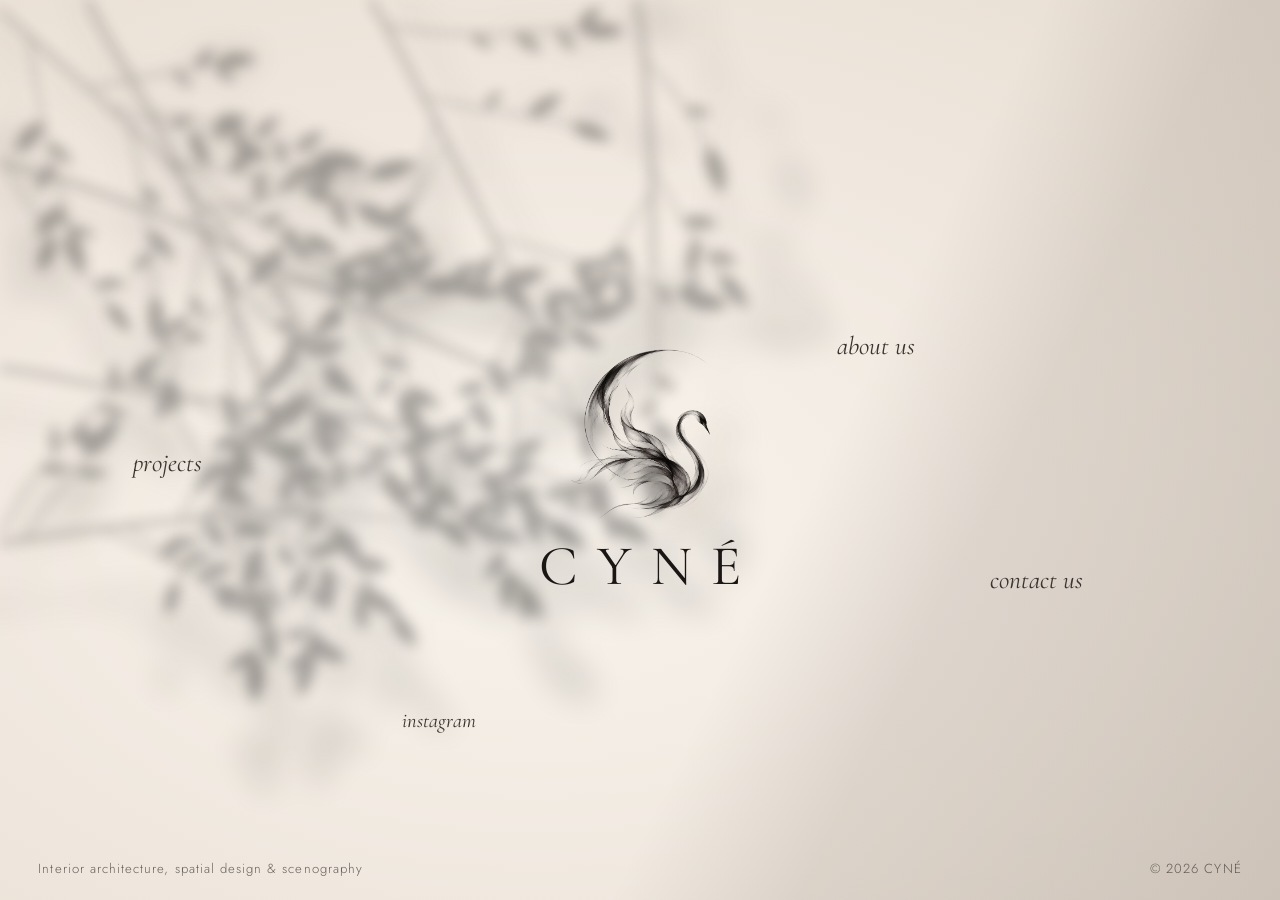
<file: index.html>
<!DOCTYPE html>
<html lang="en">
<head>
  <meta charset="utf-8">
  <meta name="viewport" content="width=device-width, initial-scale=1">
  <title>CYNÉ | Interior architecture, spatial design & scenography</title>
  <meta name="description" content="CYNÉ creates timeless spaces with a character of their own: interior architecture, spatial design and scenography.">
  <link rel="icon" type="image/png" href="images/logo/favicon.png">
  <link rel="preconnect" href="https://fonts.googleapis.com">
  <link rel="preconnect" href="https://fonts.gstatic.com" crossorigin>
  <link href="https://fonts.googleapis.com/css2?family=Cormorant+Garamond:ital,wght@0,300;0,400;1,300;1,400&family=Jost:wght@300;400&display=swap" rel="stylesheet">
  <style>
    /* Home: one quiet page, like walking into a room with leaf shadows on the wall. */
    :root {
      --ink: #1a1614;
      --ink-soft: #3a3430;
      --serif: "Cormorant Garamond", Garamond, "Times New Roman", serif;
      --sans: "Jost", "Helvetica Neue", Arial, sans-serif;
      --ease: cubic-bezier(0.22, 0.61, 0.36, 1);
    }
    *, *::before, *::after { box-sizing: border-box; }
    html, body { height: 100%; }
    body {
      margin: 0;
      overflow: hidden;
      background: #f0e8df;
      color: var(--ink);
      font-family: var(--sans);
      font-weight: 300;
      -webkit-font-smoothing: antialiased;
    }
    a { color: inherit; text-decoration: none; }

    /* the wall: pure gradients, sharp on every screen */
    .wall {
      position: fixed;
      inset: 0;
      background:
        linear-gradient(116deg, rgba(80, 64, 52, 0) 0%, rgba(80, 64, 52, 0) 61%, rgba(80, 64, 52, 0.13) 72%, rgba(80, 64, 52, 0.19) 100%),
        radial-gradient(ellipse 90% 80% at 42% 58%, #f8f3ec 0%, #f0e8df 55%, #e7ddd2 100%);
    }

    /* leaf shadows: vector branches that sway in the wind (images/leaves.svg),
       drawn at half size and softened by the browser, so they stay smooth */
    .leaves {
      position: fixed;
      left: 0;
      top: 0;
      width: 50vw;
      height: 50vh;
      object-fit: cover;
      object-position: left top;
      transform-origin: 0 0;
      pointer-events: none;
      will-change: transform;
    }
    .leaves.far  { transform: scale(2.3) translate(-2%, -1%); filter: blur(7px) sepia(0.5); opacity: 0.14; animation: drift 26s ease-in-out infinite alternate; }
    .leaves.near { transform: scale(2); filter: blur(3.2px) sepia(0.5); opacity: 0.3; }
    @keyframes drift {
      from { transform: scale(2.3) translate(-2%, -1%); }
      to   { transform: scale(2.36) translate(0%, 1%); }
    }

    .stage { position: relative; height: 100vh; height: 100svh; }

    .mark {
      position: absolute;
      left: 50%;
      top: 50%;
      transform: translate(-50%, -50%);
      display: flex;
      flex-direction: column;
      align-items: center;
      gap: 1.1rem;
      opacity: 0;
      animation: appear 2s 0.2s var(--ease) forwards;
    }
    .mark img {
      height: clamp(120px, 19vh, 190px);
      width: auto;
      filter: drop-shadow(12px 16px 14px rgba(70, 50, 36, 0.18));
    }
    .mark span {
      font-family: var(--serif);
      font-weight: 400;
      font-size: clamp(2.2rem, 4.4vw, 3.6rem);
      letter-spacing: 0.34em;
      margin-right: -0.34em;          /* keeps the tracked word optically centred */
      line-height: 1;
    }

    .word {
      position: absolute;
      font-family: var(--serif);
      font-style: italic;
      font-weight: 400;
      font-size: clamp(1.45rem, 2vw, 1.9rem);
      color: var(--ink-soft);
      padding: 0.35rem 1.1rem;
      border-radius: 999px;
      opacity: 0;
      animation: appear 1.6s var(--ease) forwards;
      transition: background 0.4s var(--ease), box-shadow 0.4s var(--ease), color 0.3s, transform 0.4s var(--ease);
    }
    .word:hover,
    .word:focus-visible {
      color: var(--ink);
      background: rgba(255, 252, 247, 0.62);
      -webkit-backdrop-filter: blur(6px);
      backdrop-filter: blur(6px);
      box-shadow: 0 1px 2px rgba(70, 50, 36, 0.08), 0 14px 30px -10px rgba(70, 50, 36, 0.35);
      transform: translateY(-2px);
      outline: none;
    }
    .w-projects { left: 9%;  top: 49%; animation-delay: 0.9s; }
    .w-about    { left: 64%; top: 36%; animation-delay: 1.1s; }
    .w-contact  { left: 76%; top: 62%; animation-delay: 1.3s; }
    .w-insta    { left: 30%; top: 78%; animation-delay: 1.5s; font-size: clamp(1.2rem, 1.6vw, 1.5rem); }

    @keyframes appear { from { opacity: 0; } to { opacity: 1; } }

    .foot {
      position: absolute;
      left: 0;
      right: 0;
      bottom: 0;
      display: flex;
      justify-content: space-between;
      gap: 1rem;
      padding: 1.4rem clamp(1.25rem, 3vw, 2.5rem);
      font-size: 0.82rem;
      letter-spacing: 0.08em;
      color: rgba(58, 52, 48, 0.75);
      opacity: 0;
      animation: appear 1.6s 1.7s var(--ease) forwards;
    }

    @media (max-width: 700px) {
      .w-projects { left: 6%;  top: 70%; }
      .w-about    { left: 52%; top: 22%; }
      .w-contact  { left: 50%; top: 80%; }
      .w-insta    { left: 8%;  top: 30%; }
      .foot { flex-direction: column; align-items: center; text-align: center; gap: 0.2rem; }
    }

    @media (prefers-reduced-motion: reduce) {
      .leaves.far { animation: none; }
      .mark, .word, .foot { animation: none; opacity: 1; }
    }
  </style>
</head>
<body>
  <div class="wall" aria-hidden="true"></div>
  <img class="leaves far" src="images/leaves.svg" alt="" aria-hidden="true">
  <img class="leaves near" src="images/leaves.svg" alt="" aria-hidden="true">

  <main class="stage">
    <h1 class="mark">
      <img src="images/logo/cyne-swan-dark.png" alt="">
      <span>CYNÉ</span>
    </h1>

    <nav aria-label="Main">
      <a class="word w-projects" href="projects.html">projects</a>
      <a class="word w-about" href="about.html">about us</a>
      <a class="word w-contact" href="contact.html">contact us</a>
      <a class="word w-insta" href="https://www.instagram.com/" target="_blank" rel="noopener">instagram</a>
    </nav>

    <footer class="foot">
      <span>Interior architecture, spatial design &amp; scenography</span>
      <span>© <span id="year">2026</span> CYNÉ</span>
    </footer>
  </main>

  <script>document.getElementById("year").textContent = new Date().getFullYear();</script>
</body>
</html>
</file>
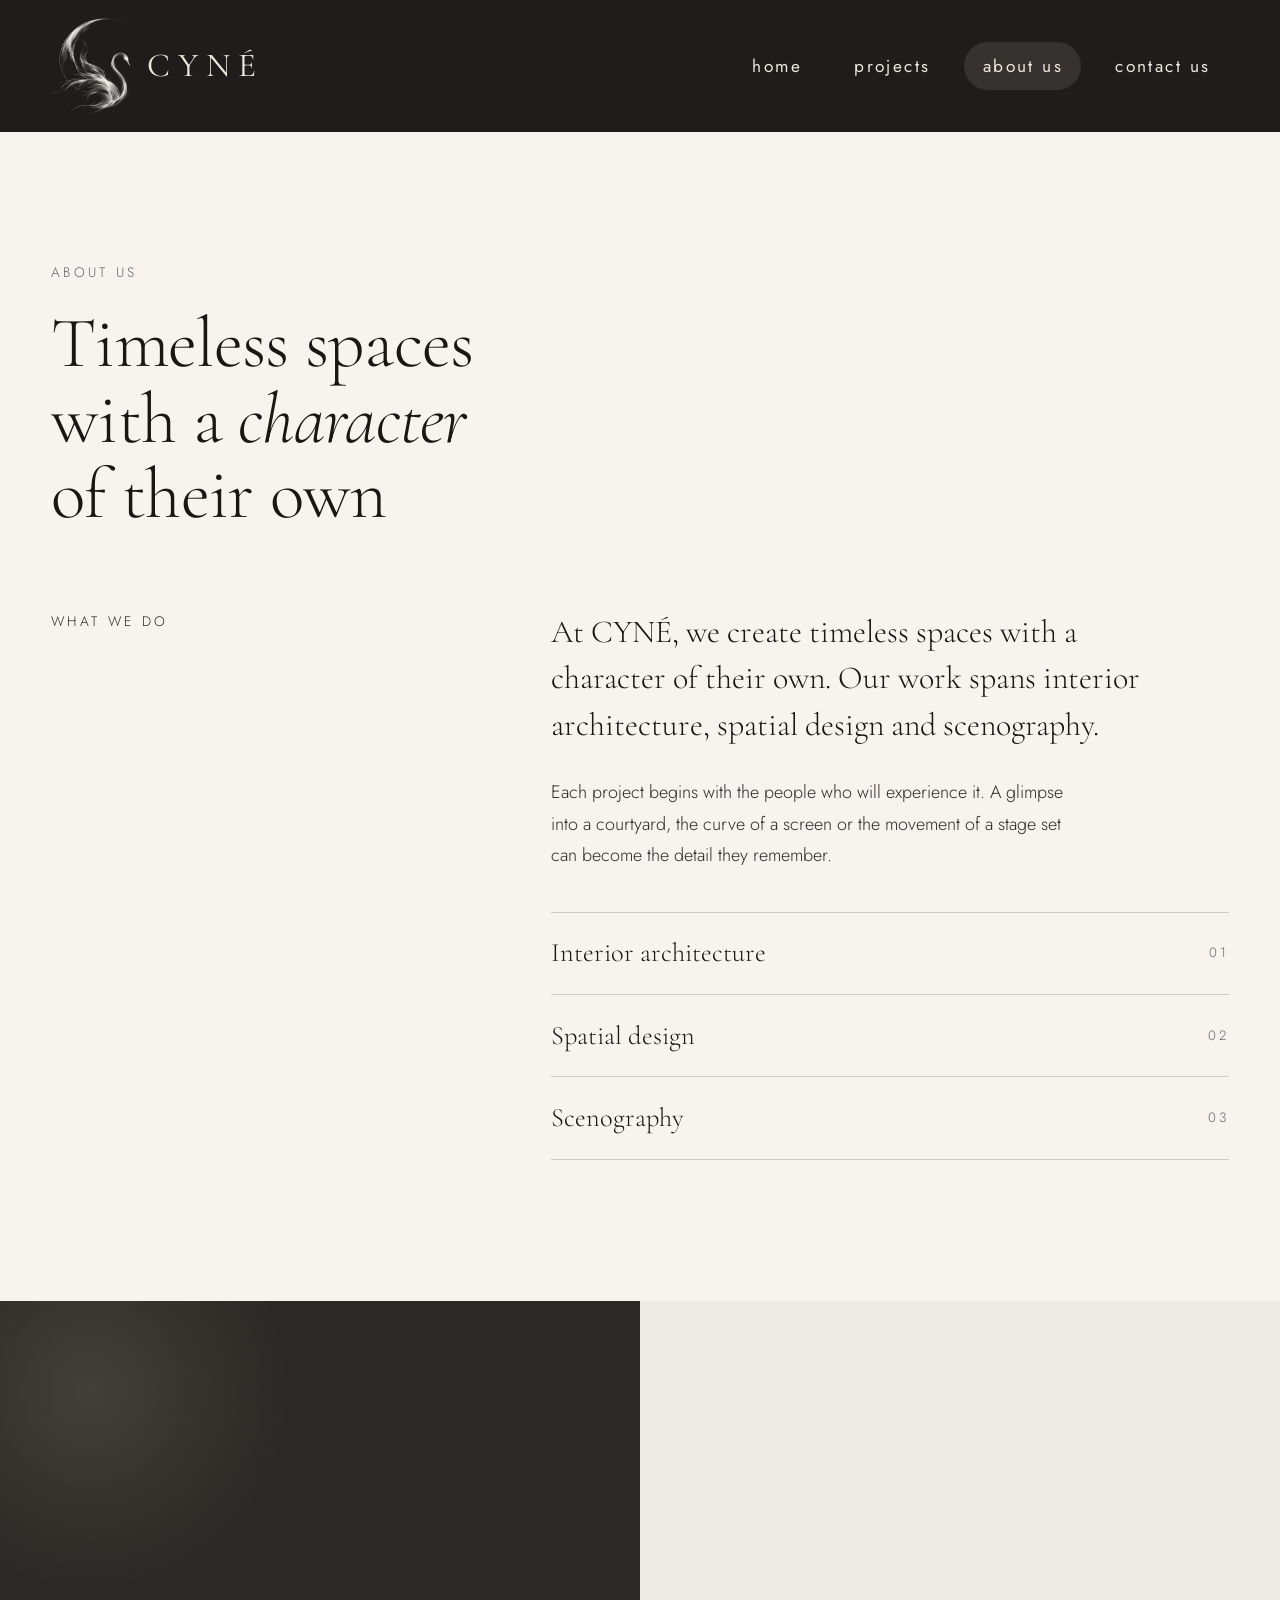
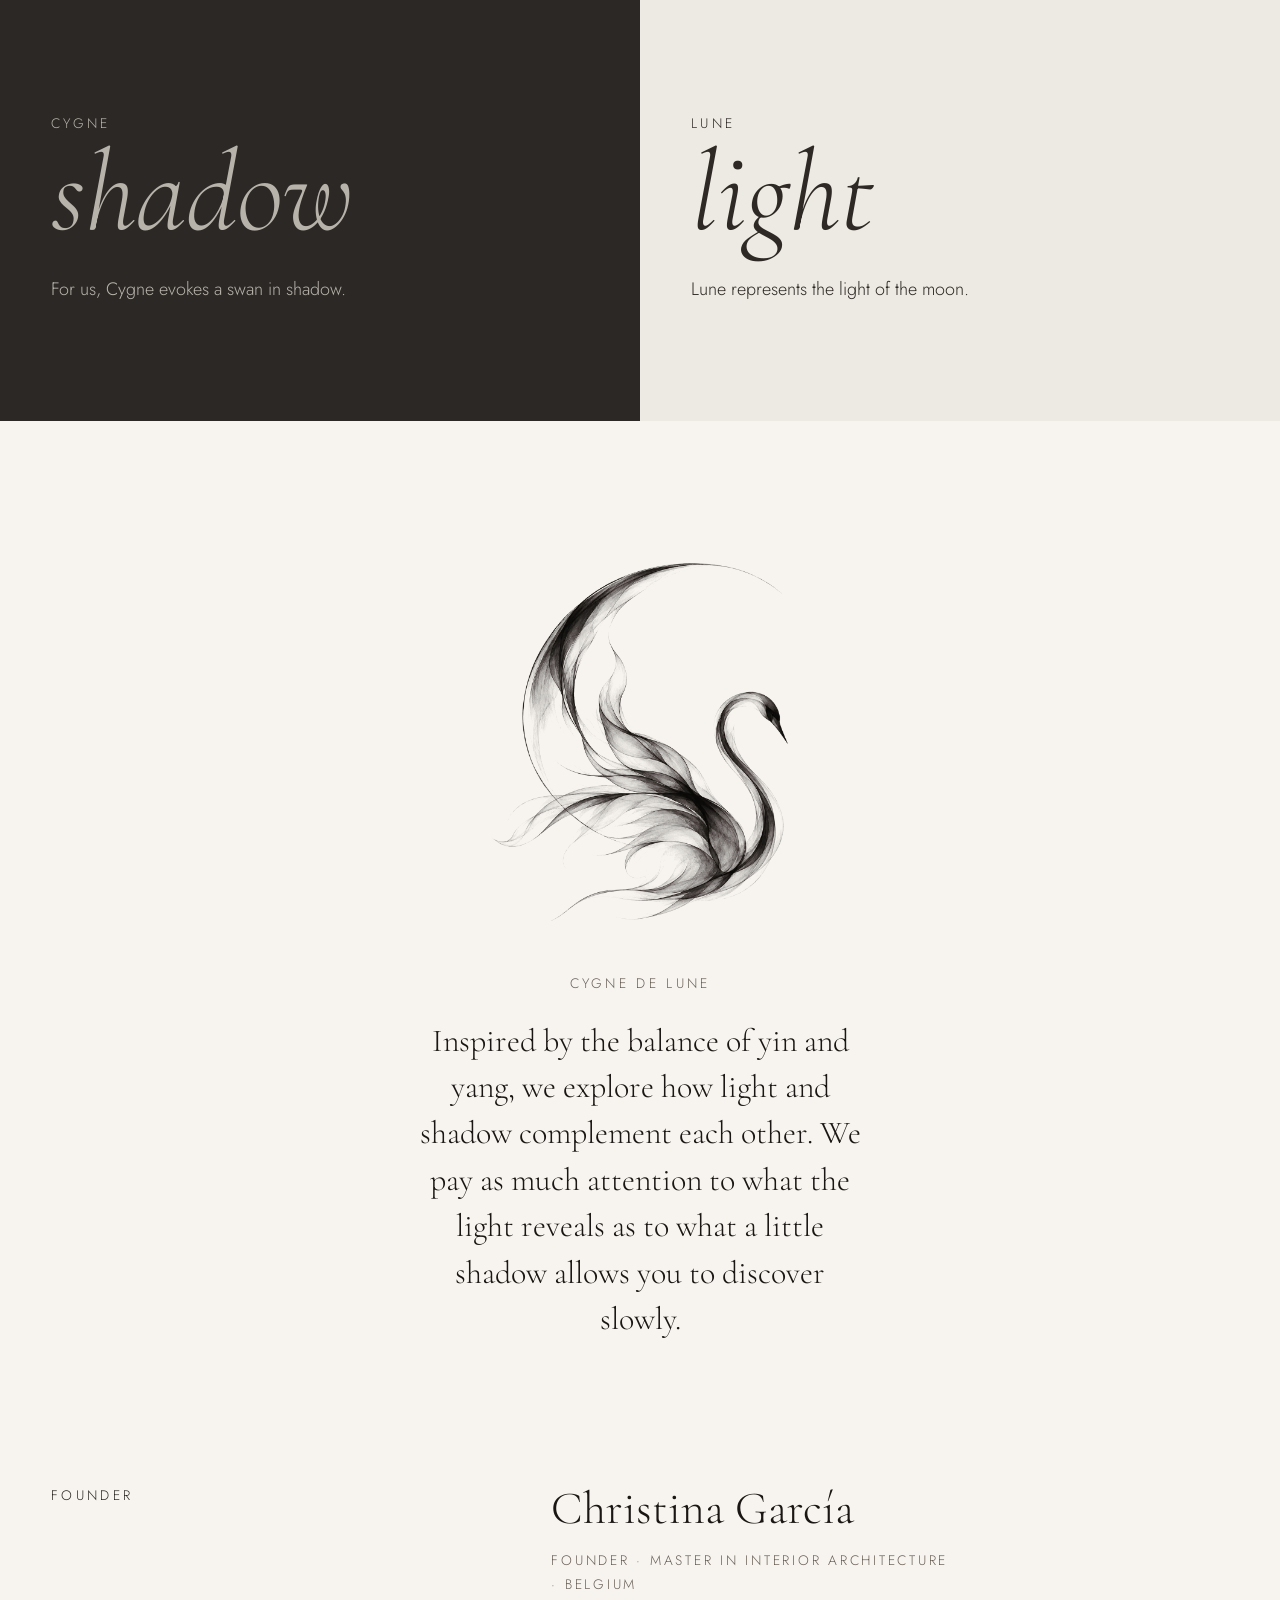
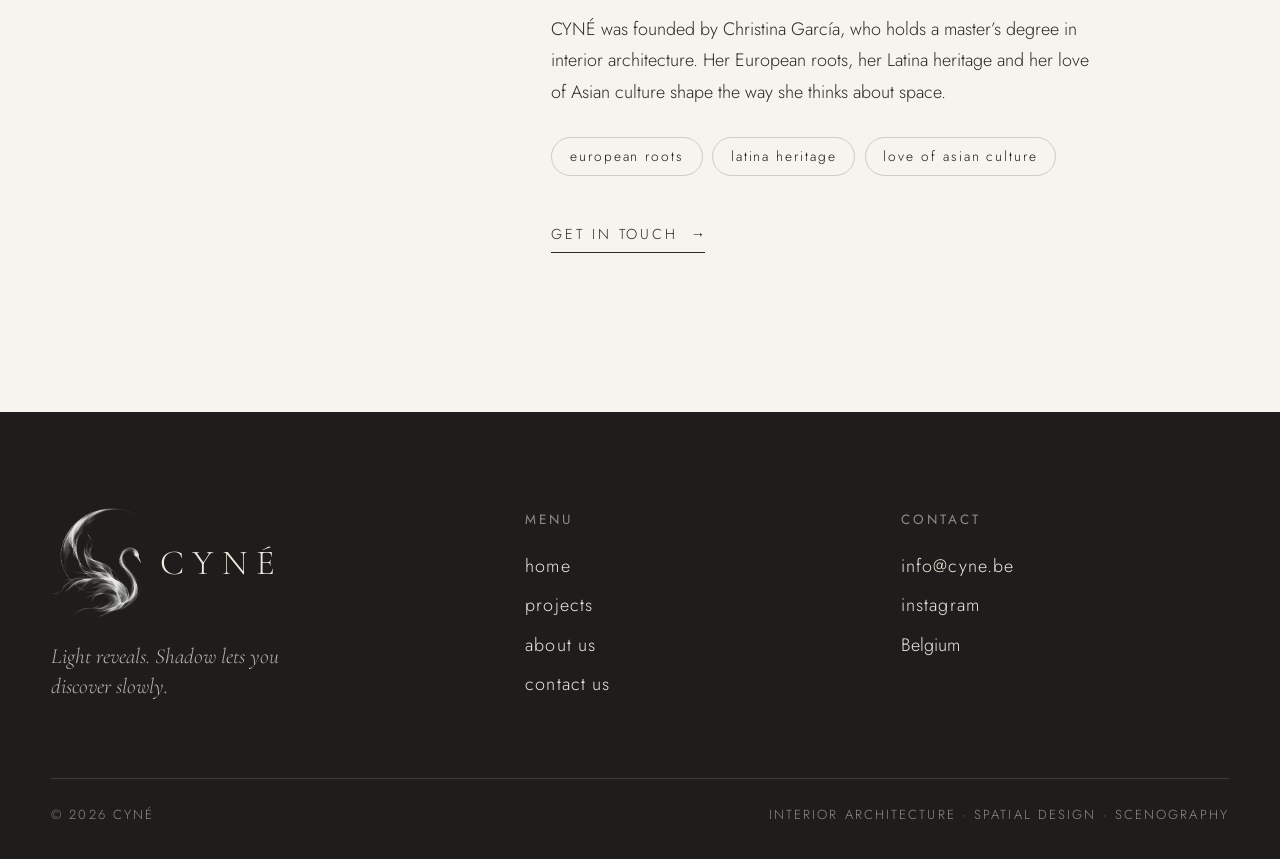
<file: about.html>
<!DOCTYPE html>
<html lang="en">
<head>
  <meta charset="utf-8">
  <meta name="viewport" content="width=device-width, initial-scale=1">
  <title>About us — CYNÉ</title>
  <meta name="description" content="CYNÉ was founded by interior architect Christina García. Our name comes from Cygne de Lune: the balance of light and shadow.">
  <link rel="icon" type="image/png" href="images/logo/favicon.png">
  <link rel="preconnect" href="https://fonts.googleapis.com">
  <link rel="preconnect" href="https://fonts.gstatic.com" crossorigin>
  <link href="https://fonts.googleapis.com/css2?family=Cormorant+Garamond:ital,wght@0,300;0,400;1,300;1,400&family=Jost:wght@300;400&display=swap" rel="stylesheet">
  <link rel="stylesheet" href="css/style.css">
</head>
<body>
  <header class="site-header">
    <div class="container">
      <a class="brand" href="index.html" aria-label="CYNÉ — home">
        <span class="brand-mark">
          <img class="logo-dark" src="images/logo/cyne-swan-dark.png" alt="">
          <img class="logo-light" src="images/logo/cyne-swan-light.png" alt="" aria-hidden="true">
        </span>
        <span class="brand-name">CYNÉ</span>
      </a>
      <button class="menu-toggle" type="button" aria-label="Menu" aria-expanded="false"><span></span><span></span></button>
      <nav class="nav" aria-label="Main">
        <ul>
          <li><a href="index.html">home</a></li>
          <li><a href="projects.html">projects</a></li>
          <li><a href="about.html" aria-current="page">about us</a></li>
          <li><a href="contact.html">contact us</a></li>
        </ul>
      </nav>
    </div>
  </header>

  <main>
    <section class="page-intro">
      <div class="container">
        <p class="eyebrow reveal">About us</p>
        <h1 class="display reveal">Timeless spaces with a <em>character</em> of their own</h1>
      </div>
    </section>

    <section class="section" style="padding-top:0">
      <div class="container about-grid">
        <p class="eyebrow reveal">What we do</p>
        <div class="reveal">
          <p class="lead">At CYNÉ, we create timeless spaces with a character of their own. Our work spans interior architecture, spatial design and scenography.</p>
          <p>Each project begins with the people who will experience it. A glimpse into a courtyard, the curve of a screen or the movement of a stage set can become the detail they remember.</p>
          <ul class="disciplines">
            <li>Interior architecture <span>01</span></li>
            <li>Spatial design <span>02</span></li>
            <li>Scenography <span>03</span></li>
          </ul>
        </div>
      </div>
    </section>

    <section class="duality" aria-label="Our name">
      <div class="shadow">
        <p class="eyebrow">Cygne</p>
        <p class="word reveal">shadow</p>
        <p class="reveal">For us, Cygne evokes a swan in shadow.</p>
      </div>
      <div class="light">
        <p class="eyebrow">Lune</p>
        <p class="word reveal">light</p>
        <p class="reveal">Lune represents the light of the moon.</p>
      </div>
    </section>

    <section class="section name-statement">
      <div class="container">
        <img class="logo-mark reveal" src="images/logo/cyne-swan-dark.png" alt="CYNÉ swan">
        <p class="eyebrow reveal">Cygne de Lune</p>
        <p class="lead reveal">Inspired by the balance of yin and yang, we explore how light and shadow complement each other. We pay as much attention to what the light reveals as to what a little shadow allows you to discover slowly.</p>
      </div>
    </section>

    <section class="section">
      <div class="container founder">
        <p class="eyebrow reveal">Founder</p>
        <div class="reveal">
          <h3>Christina García</h3>
          <p class="role">Founder · Master in interior architecture · Belgium</p>
          <p>CYNÉ was founded by Christina García, who holds a master’s degree in interior architecture. Her European roots, her Latina heritage and her love of Asian culture shape the way she thinks about space.</p>
          <div class="roots"><span>european roots</span><span>latina heritage</span><span>love of asian culture</span></div>
          <p style="margin-top:2.6rem"><a class="text-link" href="contact.html">get in touch</a></p>
        </div>
      </div>
    </section>
  </main>

  <footer class="site-footer">
    <div class="container">
      <div class="footer-top">
        <div>
          <div class="footer-brand"><img src="images/logo/cyne-swan-light.png" alt=""><span>CYNÉ</span></div>
          <p class="footer-tag">Light reveals. Shadow lets you discover slowly.</p>
        </div>
        <div>
          <h4>Menu</h4>
          <ul>
            <li><a href="index.html">home</a></li>
            <li><a href="projects.html">projects</a></li>
            <li><a href="about.html">about us</a></li>
            <li><a href="contact.html">contact us</a></li>
          </ul>
        </div>
        <div>
          <h4>Contact</h4>
          <ul>
            <li><a href="mailto:info@cyne.be">info@cyne.be</a></li>
            <li><a href="https://www.instagram.com/" target="_blank" rel="noopener">instagram</a></li>
            <li><span>Belgium</span></li>
          </ul>
        </div>
      </div>
      <div class="footer-bottom">
        <span>© <span data-year>2026</span> CYNÉ</span>
        <span>Interior architecture · Spatial design · Scenography</span>
      </div>
    </div>
  </footer>

  <script src="js/projects-data.js"></script>
  <script src="js/main.js"></script>
</body>
</html>
</file>
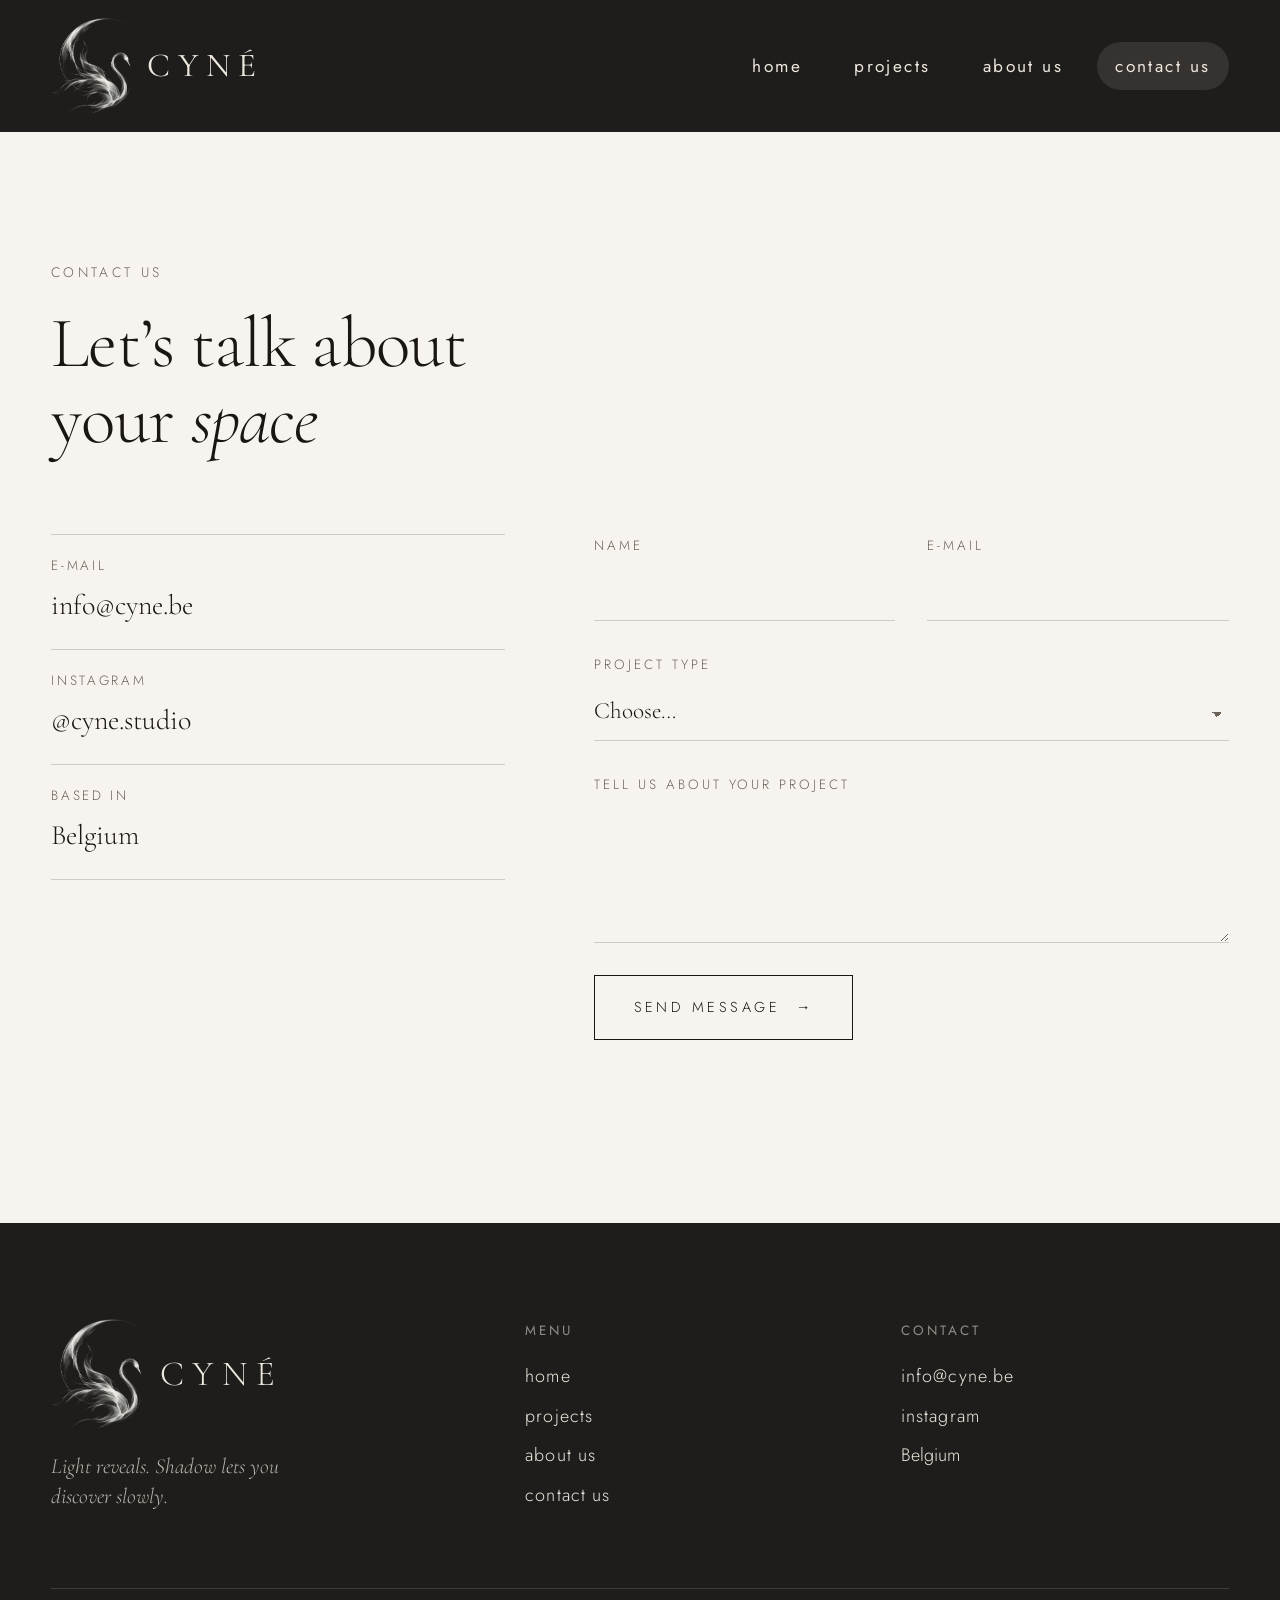
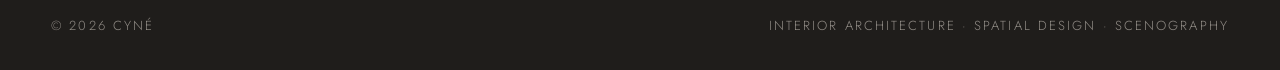
<file: contact.html>
<!DOCTYPE html>
<html lang="en">
<head>
  <meta charset="utf-8">
  <meta name="viewport" content="width=device-width, initial-scale=1">
  <title>Contact us — CYNÉ</title>
  <meta name="description" content="Get in touch with CYNÉ about an interior, a space or a stage set.">
  <link rel="icon" type="image/png" href="images/logo/favicon.png">
  <link rel="preconnect" href="https://fonts.googleapis.com">
  <link rel="preconnect" href="https://fonts.gstatic.com" crossorigin>
  <link href="https://fonts.googleapis.com/css2?family=Cormorant+Garamond:ital,wght@0,300;0,400;1,300;1,400&family=Jost:wght@300;400&display=swap" rel="stylesheet">
  <link rel="stylesheet" href="css/style.css">
</head>
<body>
  <header class="site-header">
    <div class="container">
      <a class="brand" href="index.html" aria-label="CYNÉ — home">
        <span class="brand-mark">
          <img class="logo-dark" src="images/logo/cyne-swan-dark.png" alt="">
          <img class="logo-light" src="images/logo/cyne-swan-light.png" alt="" aria-hidden="true">
        </span>
        <span class="brand-name">CYNÉ</span>
      </a>
      <button class="menu-toggle" type="button" aria-label="Menu" aria-expanded="false"><span></span><span></span></button>
      <nav class="nav" aria-label="Main">
        <ul>
          <li><a href="index.html">home</a></li>
          <li><a href="projects.html">projects</a></li>
          <li><a href="about.html">about us</a></li>
          <li><a href="contact.html" aria-current="page">contact us</a></li>
        </ul>
      </nav>
    </div>
  </header>

  <main>
    <section class="page-intro">
      <div class="container">
        <p class="eyebrow reveal">Contact us</p>
        <h1 class="display reveal">Let’s talk about your <em>space</em></h1>
      </div>
    </section>

    <section class="section" style="padding-top:0">
      <div class="container contact-grid">
        <div class="reveal">
          <ul class="contact-list">
            <li><span class="label">E-mail</span><a href="mailto:info@cyne.be">info@cyne.be</a></li>
            <li><span class="label">Instagram</span><a href="https://www.instagram.com/" target="_blank" rel="noopener">@cyne.studio</a></li>
            <li><span class="label">Based in</span><span class="value">Belgium</span></li>
          </ul>
        </div>

        <form class="form reveal" id="contact-form" data-email="info@cyne.be" novalidate>
          <div class="row">
            <div class="field">
              <label for="name">Name</label>
              <input id="name" name="name" type="text" autocomplete="name" required>
            </div>
            <div class="field">
              <label for="email">E-mail</label>
              <input id="email" name="email" type="email" autocomplete="email" required>
            </div>
          </div>
          <div class="field">
            <label for="type">Project type</label>
            <select id="type" name="type">
              <option value="">Choose…</option>
              <option>Interior architecture</option>
              <option>Spatial design</option>
              <option>Scenography</option>
              <option>Something else</option>
            </select>
          </div>
          <div class="field">
            <label for="message">Tell us about your project</label>
            <textarea id="message" name="message" required></textarea>
          </div>
          <button class="btn" type="submit">Send message <span aria-hidden="true">→</span></button>
          <p class="form-note" aria-live="polite"></p>
        </form>
      </div>
    </section>
  </main>

  <footer class="site-footer">
    <div class="container">
      <div class="footer-top">
        <div>
          <div class="footer-brand"><img src="images/logo/cyne-swan-light.png" alt=""><span>CYNÉ</span></div>
          <p class="footer-tag">Light reveals. Shadow lets you discover slowly.</p>
        </div>
        <div>
          <h4>Menu</h4>
          <ul>
            <li><a href="index.html">home</a></li>
            <li><a href="projects.html">projects</a></li>
            <li><a href="about.html">about us</a></li>
            <li><a href="contact.html">contact us</a></li>
          </ul>
        </div>
        <div>
          <h4>Contact</h4>
          <ul>
            <li><a href="mailto:info@cyne.be">info@cyne.be</a></li>
            <li><a href="https://www.instagram.com/" target="_blank" rel="noopener">instagram</a></li>
            <li><span>Belgium</span></li>
          </ul>
        </div>
      </div>
      <div class="footer-bottom">
        <span>© <span data-year>2026</span> CYNÉ</span>
        <span>Interior architecture · Spatial design · Scenography</span>
      </div>
    </div>
  </footer>

  <script src="js/projects-data.js"></script>
  <script src="js/main.js"></script>
</body>
</html>
</file>
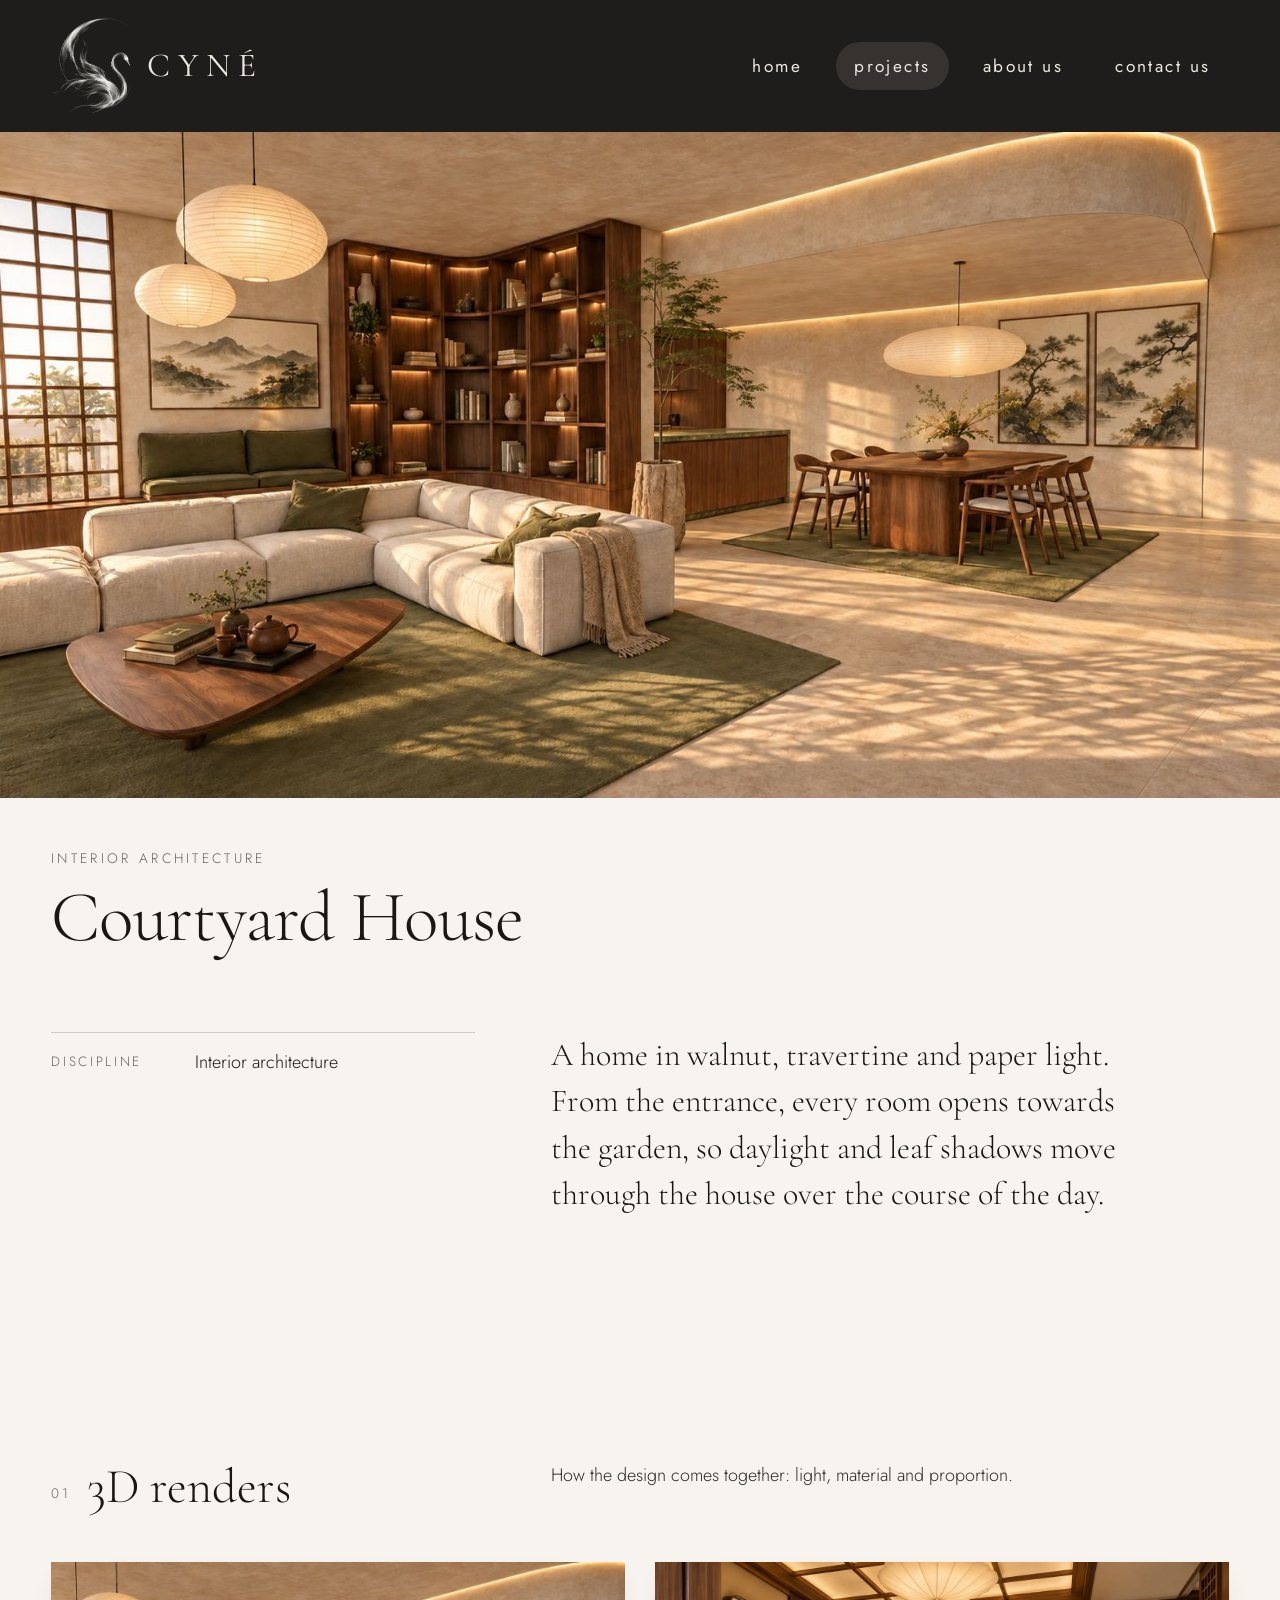
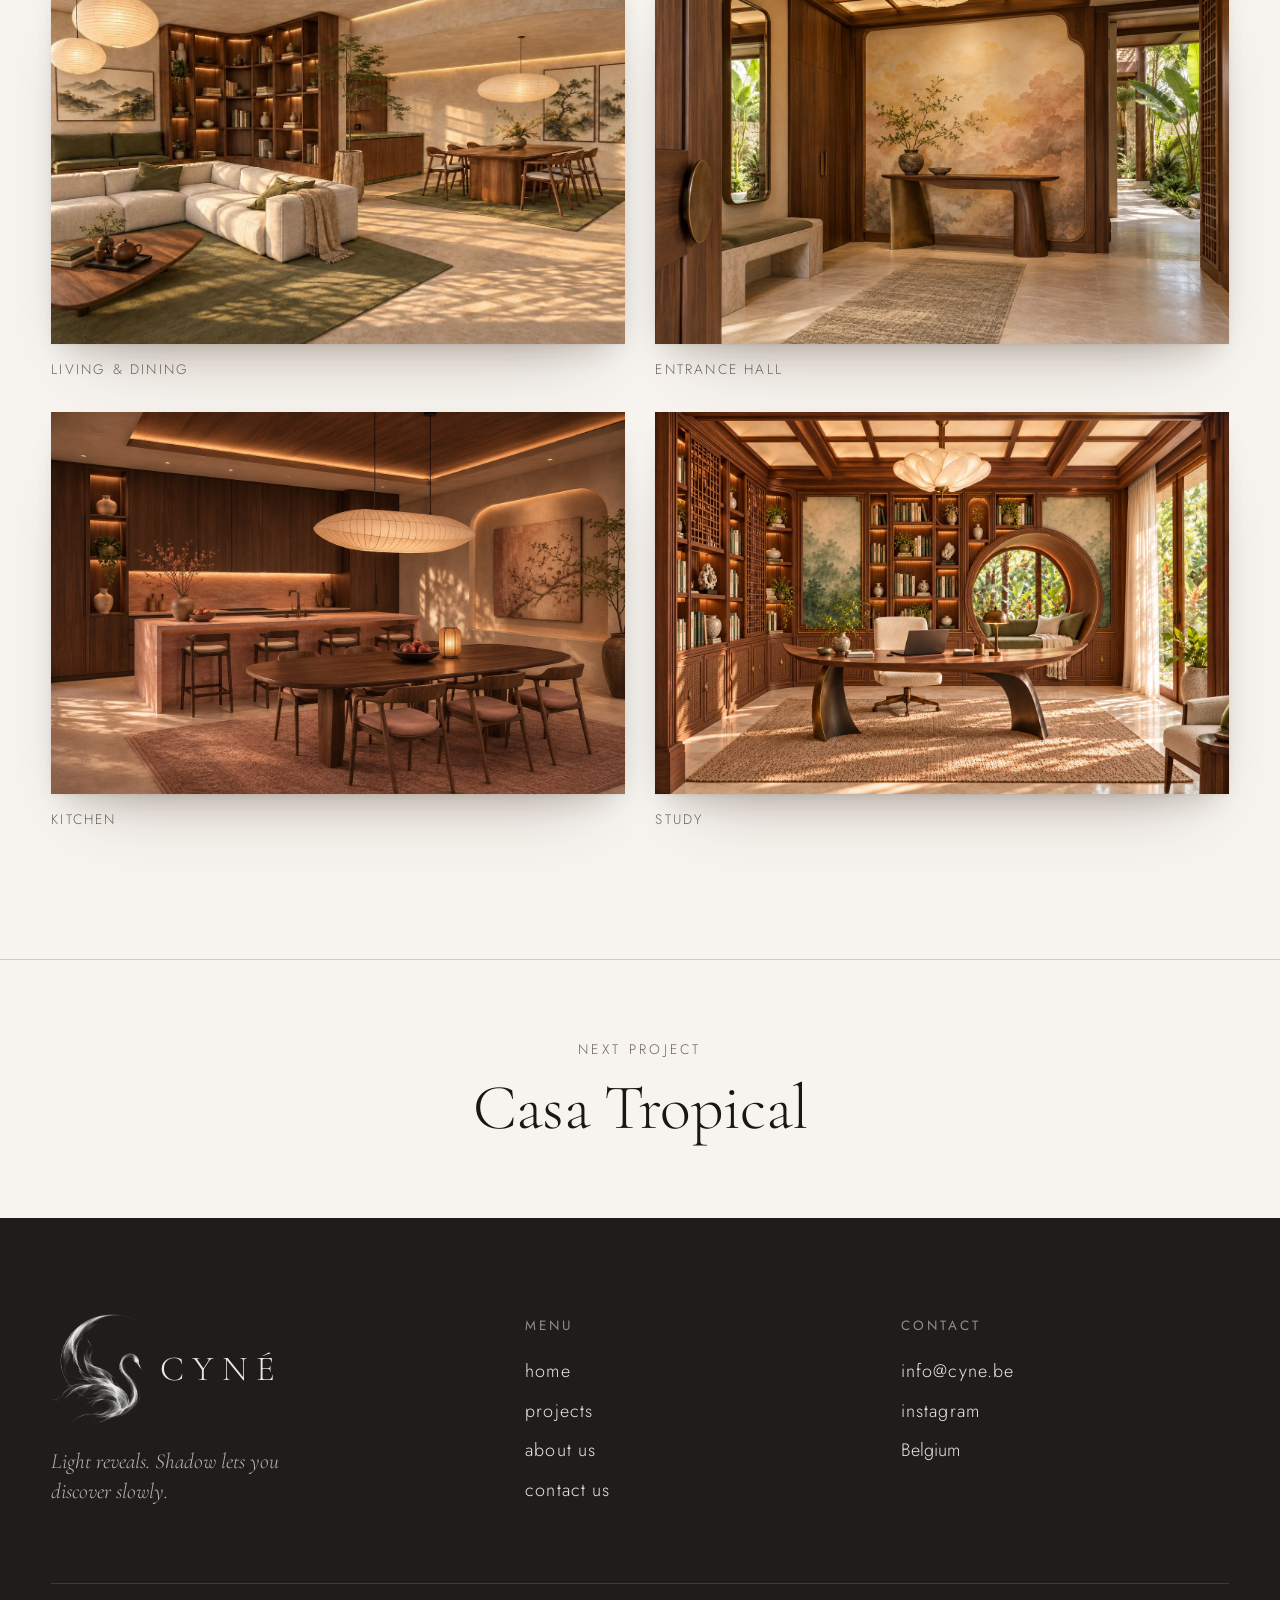
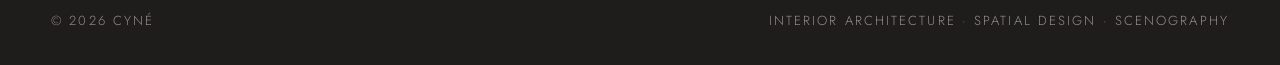
<file: project.html>
<!DOCTYPE html>
<html lang="en">
<head>
  <meta charset="utf-8">
  <meta name="viewport" content="width=device-width, initial-scale=1">
  <title>Project — CYNÉ</title>
  <meta name="description" content="Moodboard, plans and 3D renders of a CYNÉ project.">
  <link rel="icon" type="image/png" href="images/logo/favicon.png">
  <link rel="preconnect" href="https://fonts.googleapis.com">
  <link rel="preconnect" href="https://fonts.gstatic.com" crossorigin>
  <link href="https://fonts.googleapis.com/css2?family=Cormorant+Garamond:ital,wght@0,300;0,400;1,300;1,400&family=Jost:wght@300;400&display=swap" rel="stylesheet">
  <link rel="stylesheet" href="css/style.css">
</head>
<body>
  <header class="site-header">
    <div class="container">
      <a class="brand" href="index.html" aria-label="CYNÉ — home">
        <span class="brand-mark">
          <img class="logo-dark" src="images/logo/cyne-swan-dark.png" alt="">
          <img class="logo-light" src="images/logo/cyne-swan-light.png" alt="" aria-hidden="true">
        </span>
        <span class="brand-name">CYNÉ</span>
      </a>
      <button class="menu-toggle" type="button" aria-label="Menu" aria-expanded="false"><span></span><span></span></button>
      <nav class="nav" aria-label="Main">
        <ul>
          <li><a href="index.html">home</a></li>
          <li><a href="projects.html" aria-current="page">projects</a></li>
          <li><a href="about.html">about us</a></li>
          <li><a href="contact.html">contact us</a></li>
        </ul>
      </nav>
    </div>
  </header>

  <main id="project">
    <noscript><div class="container page-intro"><p>Please enable JavaScript to view this project.</p></div></noscript>
  </main>

  <footer class="site-footer">
    <div class="container">
      <div class="footer-top">
        <div>
          <div class="footer-brand"><img src="images/logo/cyne-swan-light.png" alt=""><span>CYNÉ</span></div>
          <p class="footer-tag">Light reveals. Shadow lets you discover slowly.</p>
        </div>
        <div>
          <h4>Menu</h4>
          <ul>
            <li><a href="index.html">home</a></li>
            <li><a href="projects.html">projects</a></li>
            <li><a href="about.html">about us</a></li>
            <li><a href="contact.html">contact us</a></li>
          </ul>
        </div>
        <div>
          <h4>Contact</h4>
          <ul>
            <li><a href="mailto:info@cyne.be">info@cyne.be</a></li>
            <li><a href="https://www.instagram.com/" target="_blank" rel="noopener">instagram</a></li>
            <li><span>Belgium</span></li>
          </ul>
        </div>
      </div>
      <div class="footer-bottom">
        <span>© <span data-year>2026</span> CYNÉ</span>
        <span>Interior architecture · Spatial design · Scenography</span>
      </div>
    </div>
  </footer>

  <script src="js/projects-data.js"></script>
  <script src="js/main.js"></script>
</body>
</html>
</file>
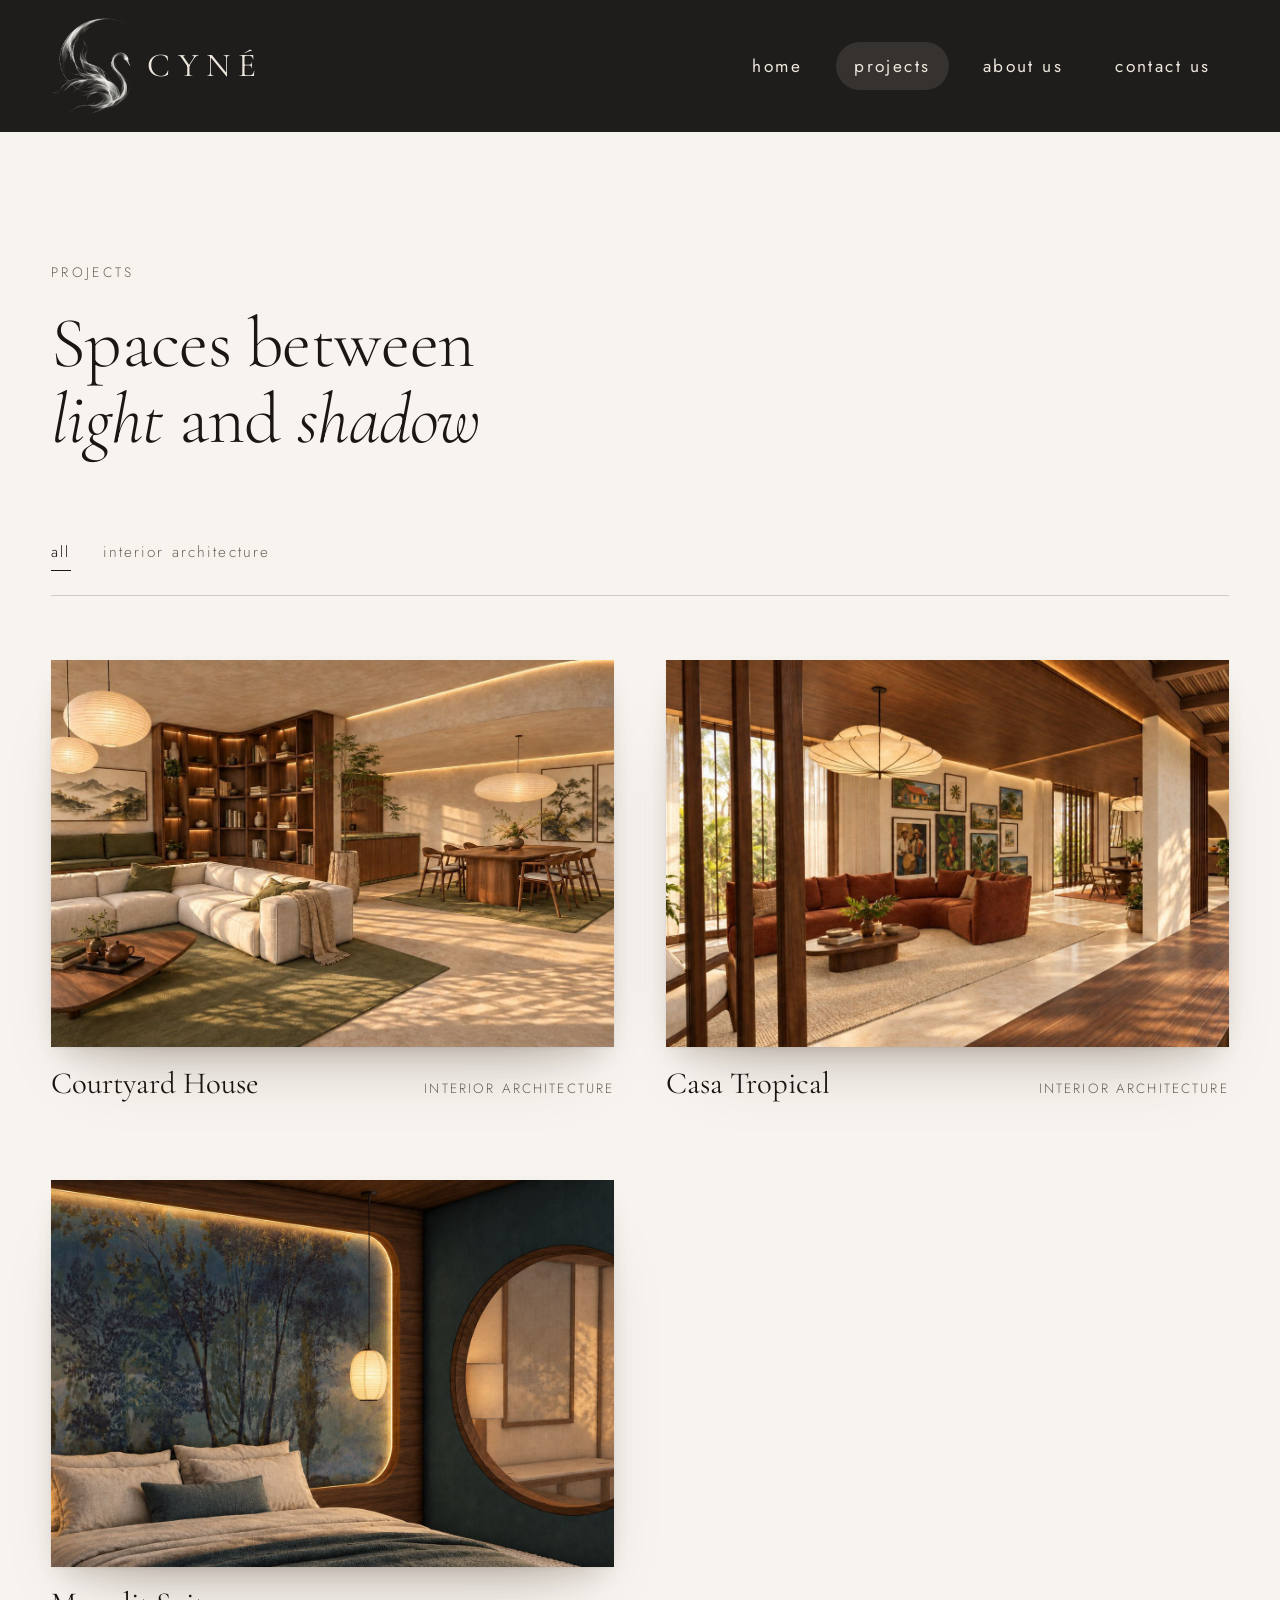
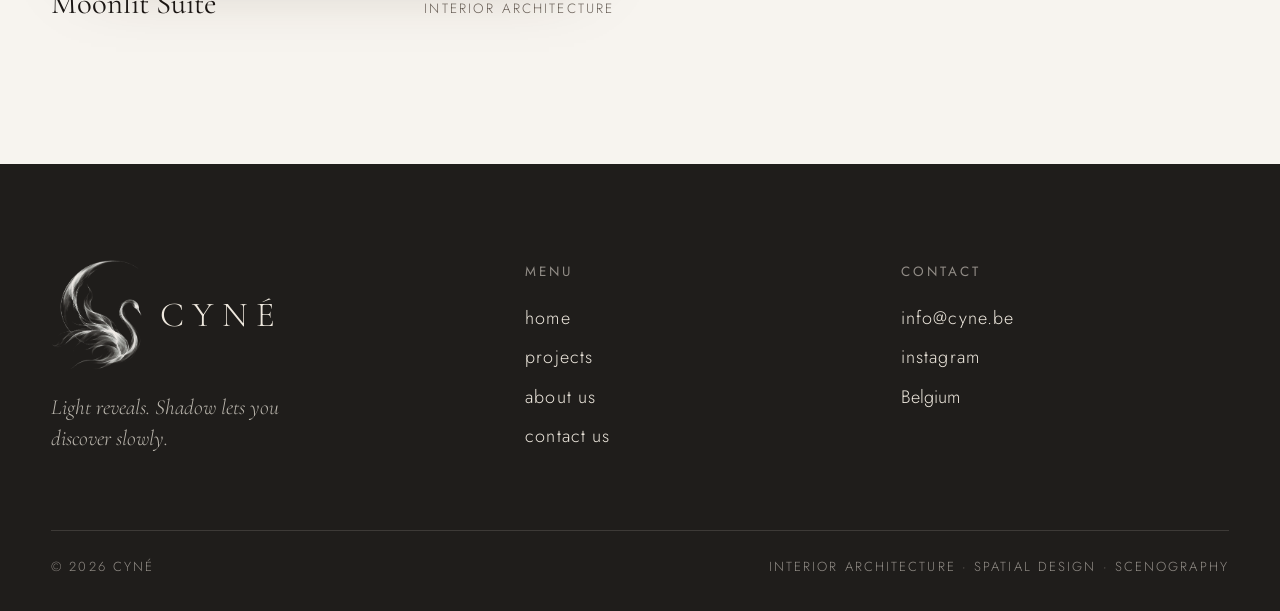
<file: projects.html>
<!DOCTYPE html>
<html lang="en">
<head>
  <meta charset="utf-8">
  <meta name="viewport" content="width=device-width, initial-scale=1">
  <title>Projects — CYNÉ</title>
  <meta name="description" content="Projects by CYNÉ: interior architecture, spatial design and scenography.">
  <link rel="icon" type="image/png" href="images/logo/favicon.png">
  <link rel="preconnect" href="https://fonts.googleapis.com">
  <link rel="preconnect" href="https://fonts.gstatic.com" crossorigin>
  <link href="https://fonts.googleapis.com/css2?family=Cormorant+Garamond:ital,wght@0,300;0,400;1,300;1,400&family=Jost:wght@300;400&display=swap" rel="stylesheet">
  <link rel="stylesheet" href="css/style.css">
</head>
<body>
  <header class="site-header">
    <div class="container">
      <a class="brand" href="index.html" aria-label="CYNÉ — home">
        <span class="brand-mark">
          <img class="logo-dark" src="images/logo/cyne-swan-dark.png" alt="">
          <img class="logo-light" src="images/logo/cyne-swan-light.png" alt="" aria-hidden="true">
        </span>
        <span class="brand-name">CYNÉ</span>
      </a>
      <button class="menu-toggle" type="button" aria-label="Menu" aria-expanded="false"><span></span><span></span></button>
      <nav class="nav" aria-label="Main">
        <ul>
          <li><a href="index.html">home</a></li>
          <li><a href="projects.html" aria-current="page">projects</a></li>
          <li><a href="about.html">about us</a></li>
          <li><a href="contact.html">contact us</a></li>
        </ul>
      </nav>
    </div>
  </header>

  <main>
    <section class="page-intro">
      <div class="container">
        <p class="eyebrow reveal">Projects</p>
        <h1 class="display reveal">Spaces between <em>light</em> and <em>shadow</em></h1>
      </div>
    </section>

    <section class="section" style="padding-top:0">
      <div class="container">
        <div class="filters reveal" id="filters" aria-label="Filter projects"></div>
        <div class="project-grid" id="project-grid"></div>
      </div>
    </section>
  </main>

  <footer class="site-footer">
    <div class="container">
      <div class="footer-top">
        <div>
          <div class="footer-brand"><img src="images/logo/cyne-swan-light.png" alt=""><span>CYNÉ</span></div>
          <p class="footer-tag">Light reveals. Shadow lets you discover slowly.</p>
        </div>
        <div>
          <h4>Menu</h4>
          <ul>
            <li><a href="index.html">home</a></li>
            <li><a href="projects.html">projects</a></li>
            <li><a href="about.html">about us</a></li>
            <li><a href="contact.html">contact us</a></li>
          </ul>
        </div>
        <div>
          <h4>Contact</h4>
          <ul>
            <li><a href="mailto:info@cyne.be">info@cyne.be</a></li>
            <li><a href="https://www.instagram.com/" target="_blank" rel="noopener">instagram</a></li>
            <li><span>Belgium</span></li>
          </ul>
        </div>
      </div>
      <div class="footer-bottom">
        <span>© <span data-year>2026</span> CYNÉ</span>
        <span>Interior architecture · Spatial design · Scenography</span>
      </div>
    </div>
  </footer>

  <script src="js/projects-data.js"></script>
  <script src="js/main.js"></script>
</body>
</html>
</file>
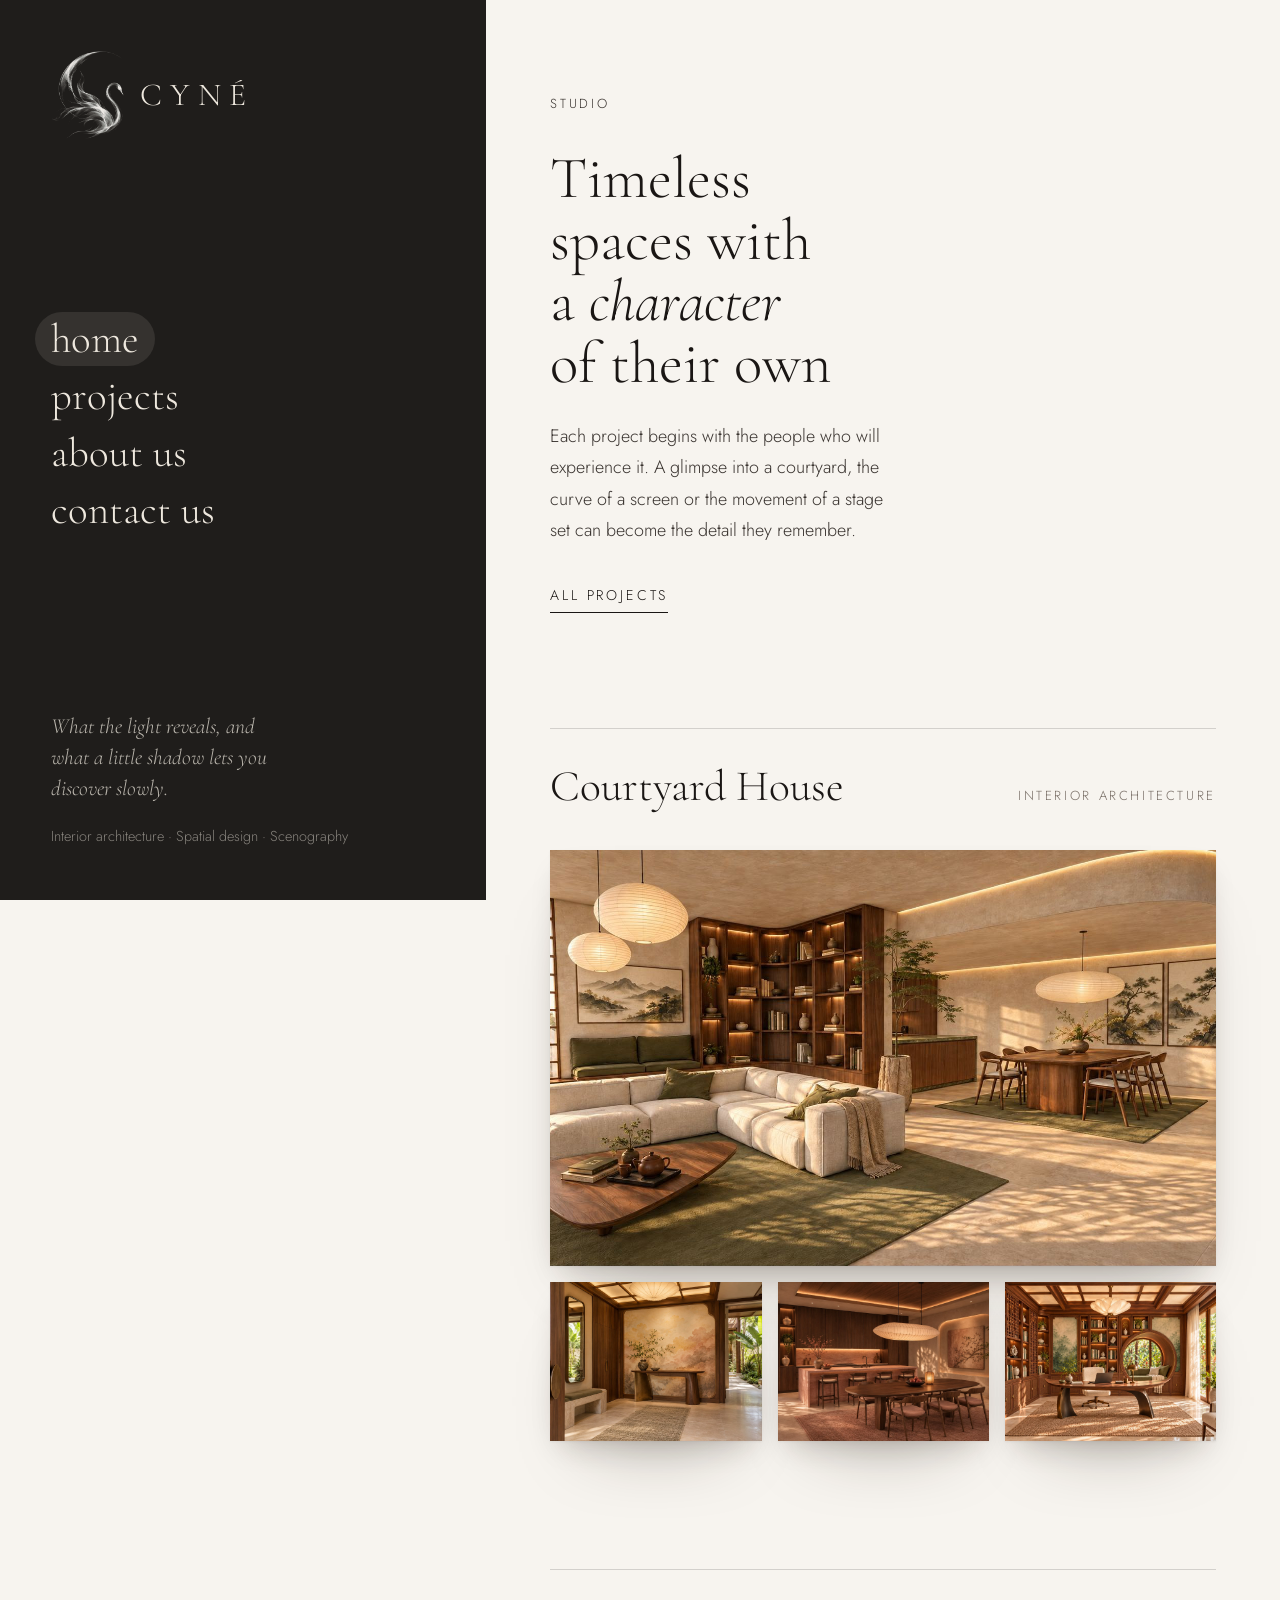
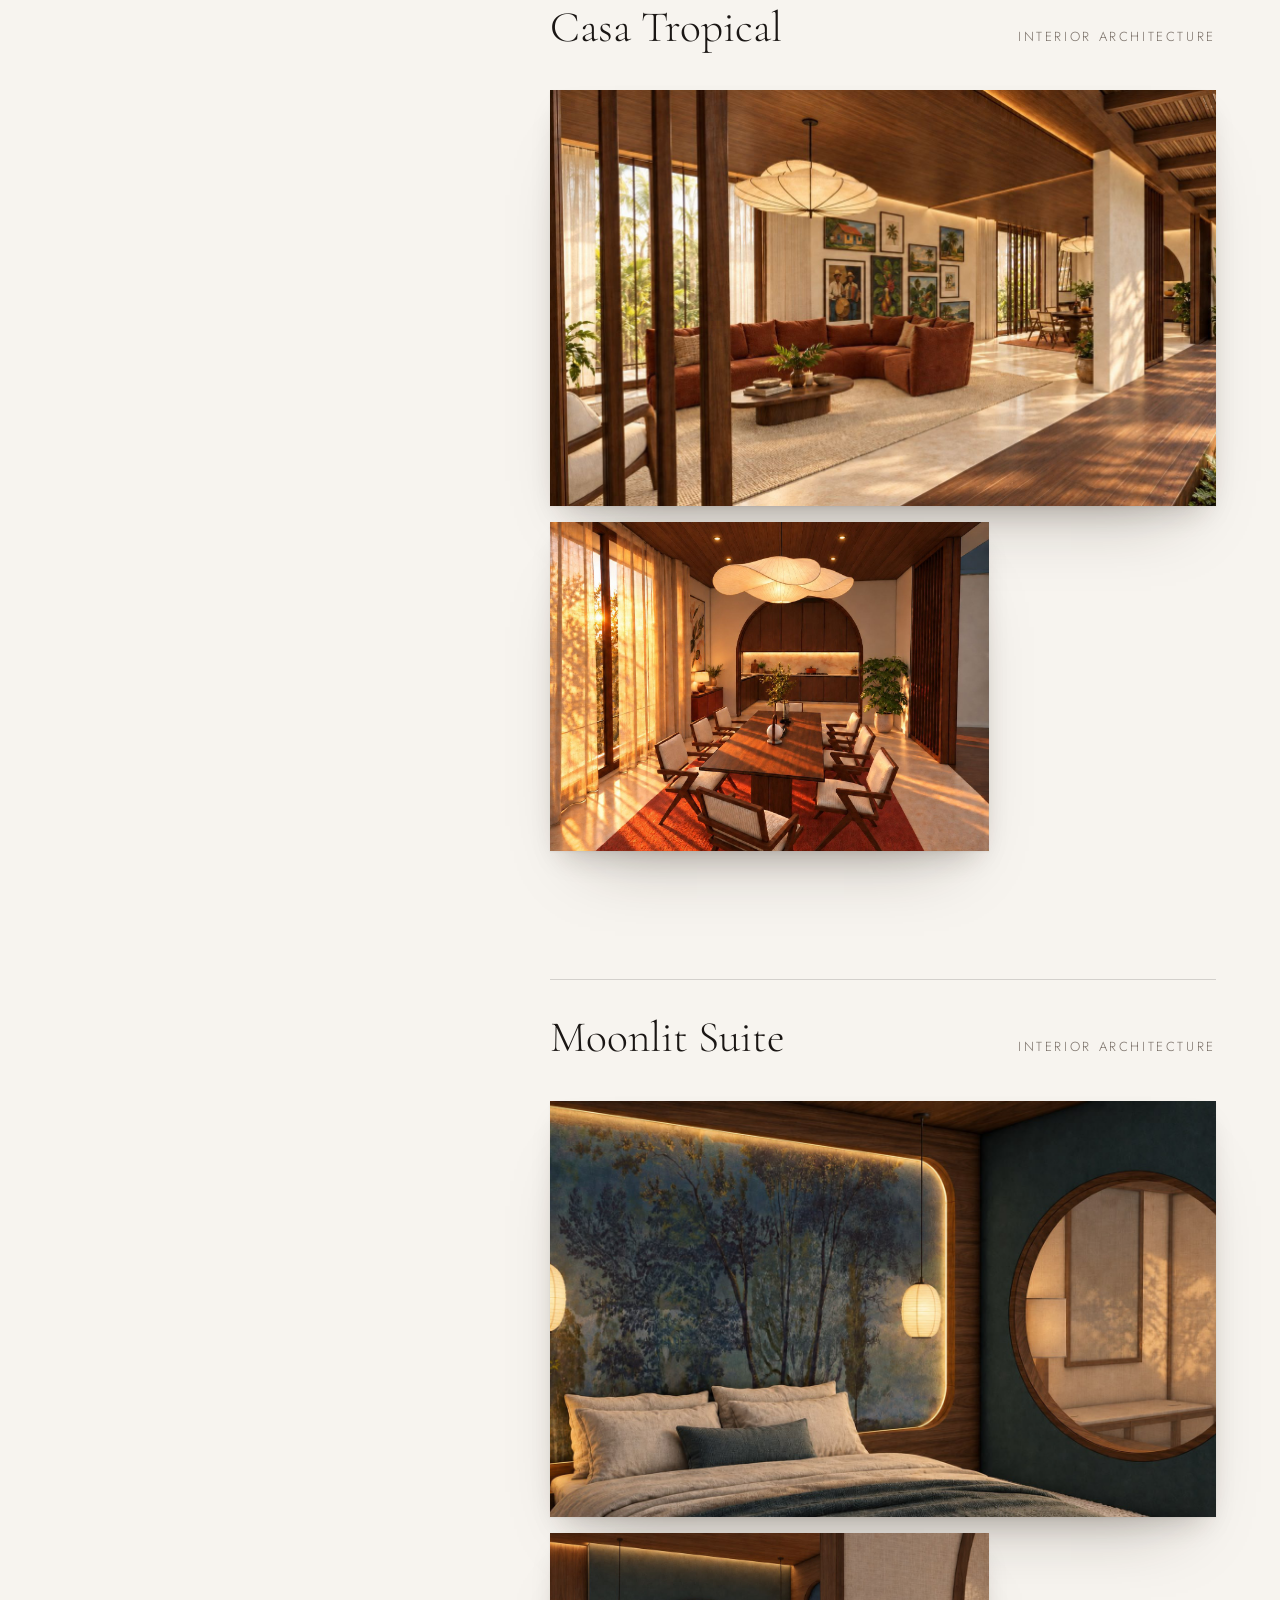
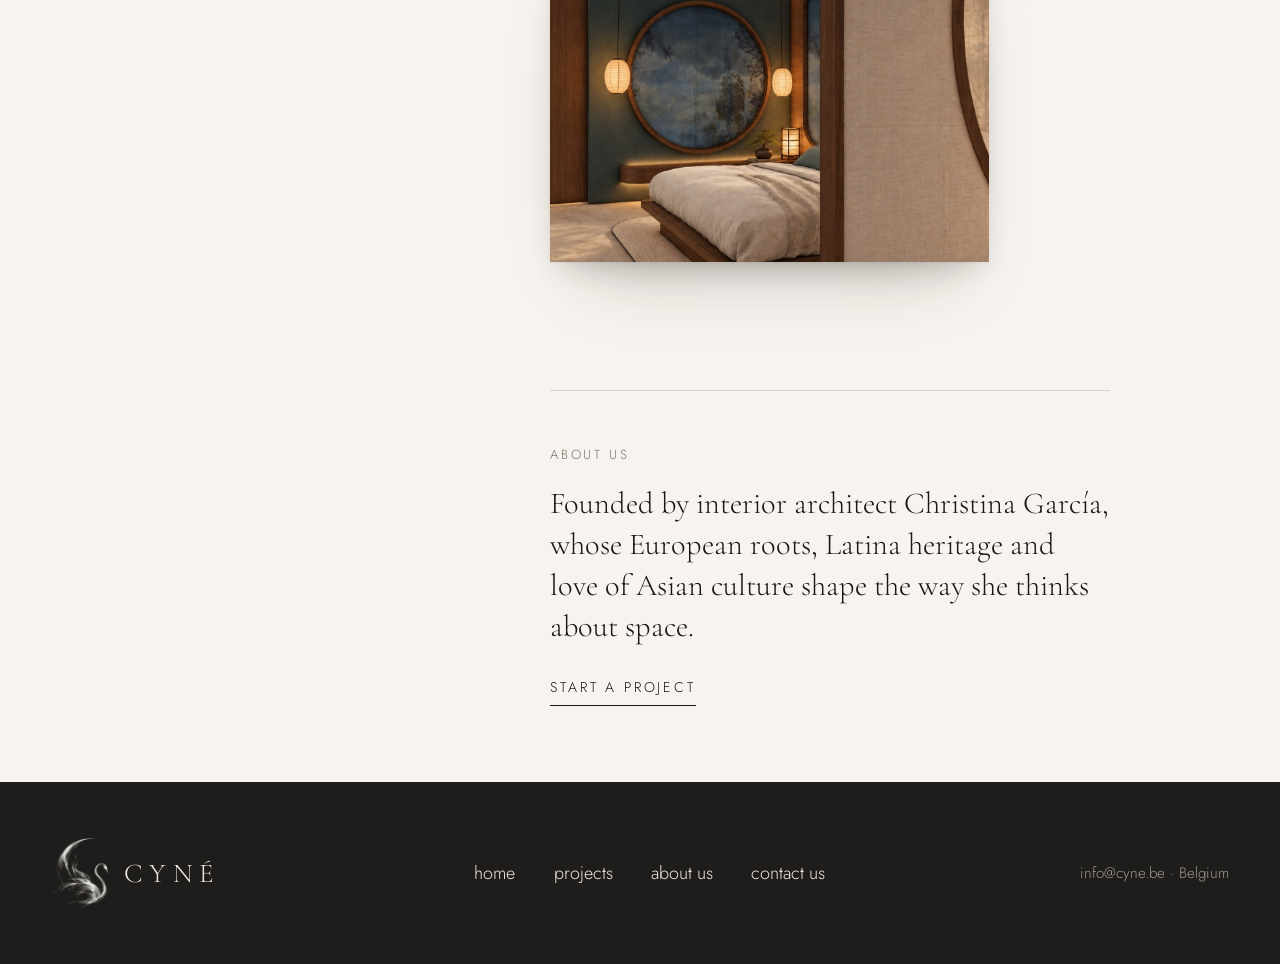
<file: designs/design-1-split-screen.html>
<!DOCTYPE html><html lang="en"><head><meta charset="utf-8"><meta name="viewport" content="width=device-width, initial-scale=1"><title>CYNÉ, design 1: split screen</title><link rel="icon" href="../images/logo/favicon.png"><link rel="preconnect" href="https://fonts.googleapis.com"><link rel="preconnect" href="https://fonts.gstatic.com" crossorigin>
<link href="https://fonts.googleapis.com/css2?family=Cormorant+Garamond:ital,wght@0,300;0,400;1,300;1,400&family=Jost:wght@300;400&display=swap" rel="stylesheet"><style>
:root{--paper:#f7f4ef;--paper-2:#edeae3;--bar:#1f1d1b;--night:#2b2825;--ink:#1a1614;--ink-soft:#3a3430;--muted:#7a7068;--moon:#eee8de;--line:rgba(26,22,20,.16);
--serif:"Cormorant Garamond",Garamond,"Times New Roman",serif;--sans:"Jost","Helvetica Neue",Arial,sans-serif;--ease:cubic-bezier(.22,.61,.36,1);
--shadow:0 1px 2px rgba(40,28,18,.06),0 14px 28px -12px rgba(40,28,18,.22),0 40px 70px -40px rgba(40,28,18,.35)}
*,*::before,*::after{box-sizing:border-box}html{scroll-behavior:smooth}
body{margin:0;background:var(--paper);color:var(--ink);font-family:var(--sans);font-weight:300;font-size:1.125rem;line-height:1.75;-webkit-font-smoothing:antialiased}
img{display:block;max-width:100%}a{color:inherit;text-decoration:none}
p{text-wrap:pretty}h1,h2,h3{text-wrap:balance}
.serif{font-family:var(--serif);font-weight:300}
.label{font-size:.82rem;letter-spacing:.2em;text-transform:uppercase;color:var(--muted)}
.tlink{display:inline-block;font-size:.88rem;letter-spacing:.2em;text-transform:uppercase;padding-bottom:.3rem;border-bottom:1px solid currentColor;transition:opacity .3s}
.tlink:hover{opacity:.6}
.pill a{display:inline-block;padding:.55rem 1.1rem;border-radius:999px;transition:background .35s var(--ease),box-shadow .35s var(--ease),transform .35s var(--ease)}
.pill a:hover{background:rgba(238,232,222,.16);box-shadow:inset 0 1px 0 rgba(255,255,255,.12),0 10px 24px -8px rgba(0,0,0,.7);transform:translateY(-1px)}
.pill a.on{background:rgba(238,232,222,.1)}
@media (prefers-reduced-motion:reduce){*{transition:none!important;animation:none!important}}

.split{display:grid;grid-template-columns:minmax(320px,38vw) 1fr;min-height:100vh}
.side{position:sticky;top:0;height:100vh;background:var(--bar);color:var(--moon);display:flex;flex-direction:column;justify-content:space-between;padding:clamp(2rem,4vw,3.5rem)}
.side .brand{display:flex;align-items:center;gap:1rem}.side .brand img{height:88px;width:auto}.side .brand span{font-family:var(--serif);font-size:2rem;letter-spacing:.26em}
.side nav{display:flex;flex-direction:column;align-items:flex-start;gap:.2rem}
.side nav a{font-family:var(--serif);font-size:clamp(2rem,3.2vw,3rem);line-height:1.2;padding:.15rem 1rem;margin-left:-1rem}
.side .tag{font-family:var(--serif);font-style:italic;font-size:1.35rem;line-height:1.45;color:rgba(238,232,222,.75);max-width:26ch;margin:0}
.side small{display:block;margin-top:1.2rem;color:rgba(238,232,222,.5);font-size:.9rem}
.main{padding:clamp(3rem,6vw,6rem) clamp(1.5rem,5vw,5rem)}
.intro{max-width:34ch;margin:1rem 0 clamp(4rem,9vw,8rem)}
.intro h1{font-family:var(--serif);font-weight:300;font-size:clamp(2.6rem,4.6vw,4.4rem);line-height:1.05;margin:.6rem 0 1.6rem}
.intro p{color:var(--ink-soft);margin:0 0 2rem}
.proj{margin-bottom:clamp(5rem,10vw,9rem)}
.proj-head{display:flex;justify-content:space-between;align-items:baseline;gap:1rem;margin-bottom:1.6rem;border-top:1px solid var(--line);padding-top:1.2rem}
.proj-head h2{font-family:var(--serif);font-weight:300;font-size:clamp(2rem,3.4vw,3rem);margin:0}
.big{box-shadow:var(--shadow);overflow:hidden}.big img{width:100%;aspect-ratio:16/10;object-fit:cover;transition:transform 1.4s var(--ease)}
.proj a:hover .big img{transform:scale(1.03)}
.thumbs{display:grid;grid-template-columns:repeat(3,1fr);gap:1rem;margin-top:1rem}.thumbs img:only-child{grid-column:span 2}.thumbs img{aspect-ratio:4/3;object-fit:cover;box-shadow:var(--shadow)}
.about{border-top:1px solid var(--line);padding-top:2.5rem;max-width:56ch}
.about p.serif{font-size:1.9rem;line-height:1.35;margin:1rem 0 1.5rem}
@media (max-width:900px){.split{grid-template-columns:1fr}.side{position:relative;height:auto;gap:2.5rem}.side nav a{font-size:2rem}.thumbs{grid-template-columns:repeat(2,1fr)}}
.ft{background:var(--bar);color:var(--moon);padding:3.5rem clamp(1.25rem,4vw,3.5rem)}
.ft-in{max-width:1440px;margin:0 auto;display:flex;align-items:center;justify-content:space-between;gap:2rem;flex-wrap:wrap}
.ft-brand{display:flex;align-items:center;gap:.9rem}.ft-brand img{height:70px;width:auto}.ft-brand span{font-family:var(--serif);font-size:1.7rem;letter-spacing:.24em}
.ft nav{display:flex;flex-wrap:wrap;gap:.2rem}.ft p{margin:0;color:rgba(238,232,222,.6);font-size:.95rem}</style></head><body><div class="split">
<aside class="side"><a class="brand" href="../index.html"><img src="../images/logo/cyne-swan-light.png" alt=""><span>CYNÉ</span></a>
<nav class="pill"><a href="../index.html" class=on>home</a><a href="../projects.html">projects</a><a href="../about.html">about us</a><a href="../contact.html">contact us</a></nav>
<div><p class="tag">What the light reveals, and what a little shadow lets you discover slowly.</p><small>Interior architecture · Spatial design · Scenography</small></div></aside>
<main class="main"><section class="intro"><p class="label">Studio</p><h1>Timeless spaces with a <em>character</em> of their own</h1>
<p>Each project begins with the people who will experience it. A glimpse into a courtyard, the curve of a screen or the movement of a stage set can become the detail they remember.</p><a class="tlink" href="../projects.html">all projects</a></section>
<article class="proj"><div class="proj-head"><h2>Courtyard House</h2><span class="label">Interior architecture</span></div>
<a href="../project.html?p=courtyard-house"><div class="big"><img src="../images/projects/courtyard-house/render-1-living-dining.jpg" alt="Courtyard House" loading="lazy"></div></a>
<div class="thumbs"><img src="../images/projects/courtyard-house/render-2-entrance-hall.jpg" alt="Entrance hall" loading="lazy"><img src="../images/projects/courtyard-house/render-3-kitchen.jpg" alt="Kitchen" loading="lazy"><img src="../images/projects/courtyard-house/render-4-study.jpg" alt="Study" loading="lazy"></div></article><article class="proj"><div class="proj-head"><h2>Casa Tropical</h2><span class="label">Interior architecture</span></div>
<a href="../project.html?p=casa-tropical"><div class="big"><img src="../images/projects/casa-tropical/render-1-living-room.jpg" alt="Casa Tropical" loading="lazy"></div></a>
<div class="thumbs"><img src="../images/projects/casa-tropical/render-2-dining-room.jpg" alt="Dining room" loading="lazy"></div></article><article class="proj"><div class="proj-head"><h2>Moonlit Suite</h2><span class="label">Interior architecture</span></div>
<a href="../project.html?p=moonlit-suite"><div class="big"><img src="../images/projects/moonlit-suite/render-1-bedroom.jpg" alt="Moonlit Suite" loading="lazy"></div></a>
<div class="thumbs"><img src="../images/projects/moonlit-suite/render-2-bedroom-view.jpg" alt="View through the screen" loading="lazy"></div></article>
<section class="about"><p class="label">About us</p><p class="serif">Founded by interior architect Christina García, whose European roots, Latina heritage and love of Asian culture shape the way she thinks about space.</p><a class="tlink" href="../contact.html">start a project</a></section>
</main></div><footer class="ft"><div class="ft-in"><div class="ft-brand"><img src="../images/logo/cyne-swan-light.png" alt=""><span>CYNÉ</span></div>
<nav class="pill"><a href="../index.html">home</a><a href="../projects.html">projects</a><a href="../about.html">about us</a><a href="../contact.html">contact us</a></nav><p>info@cyne.be · Belgium</p></div></footer></body></html>
</file>
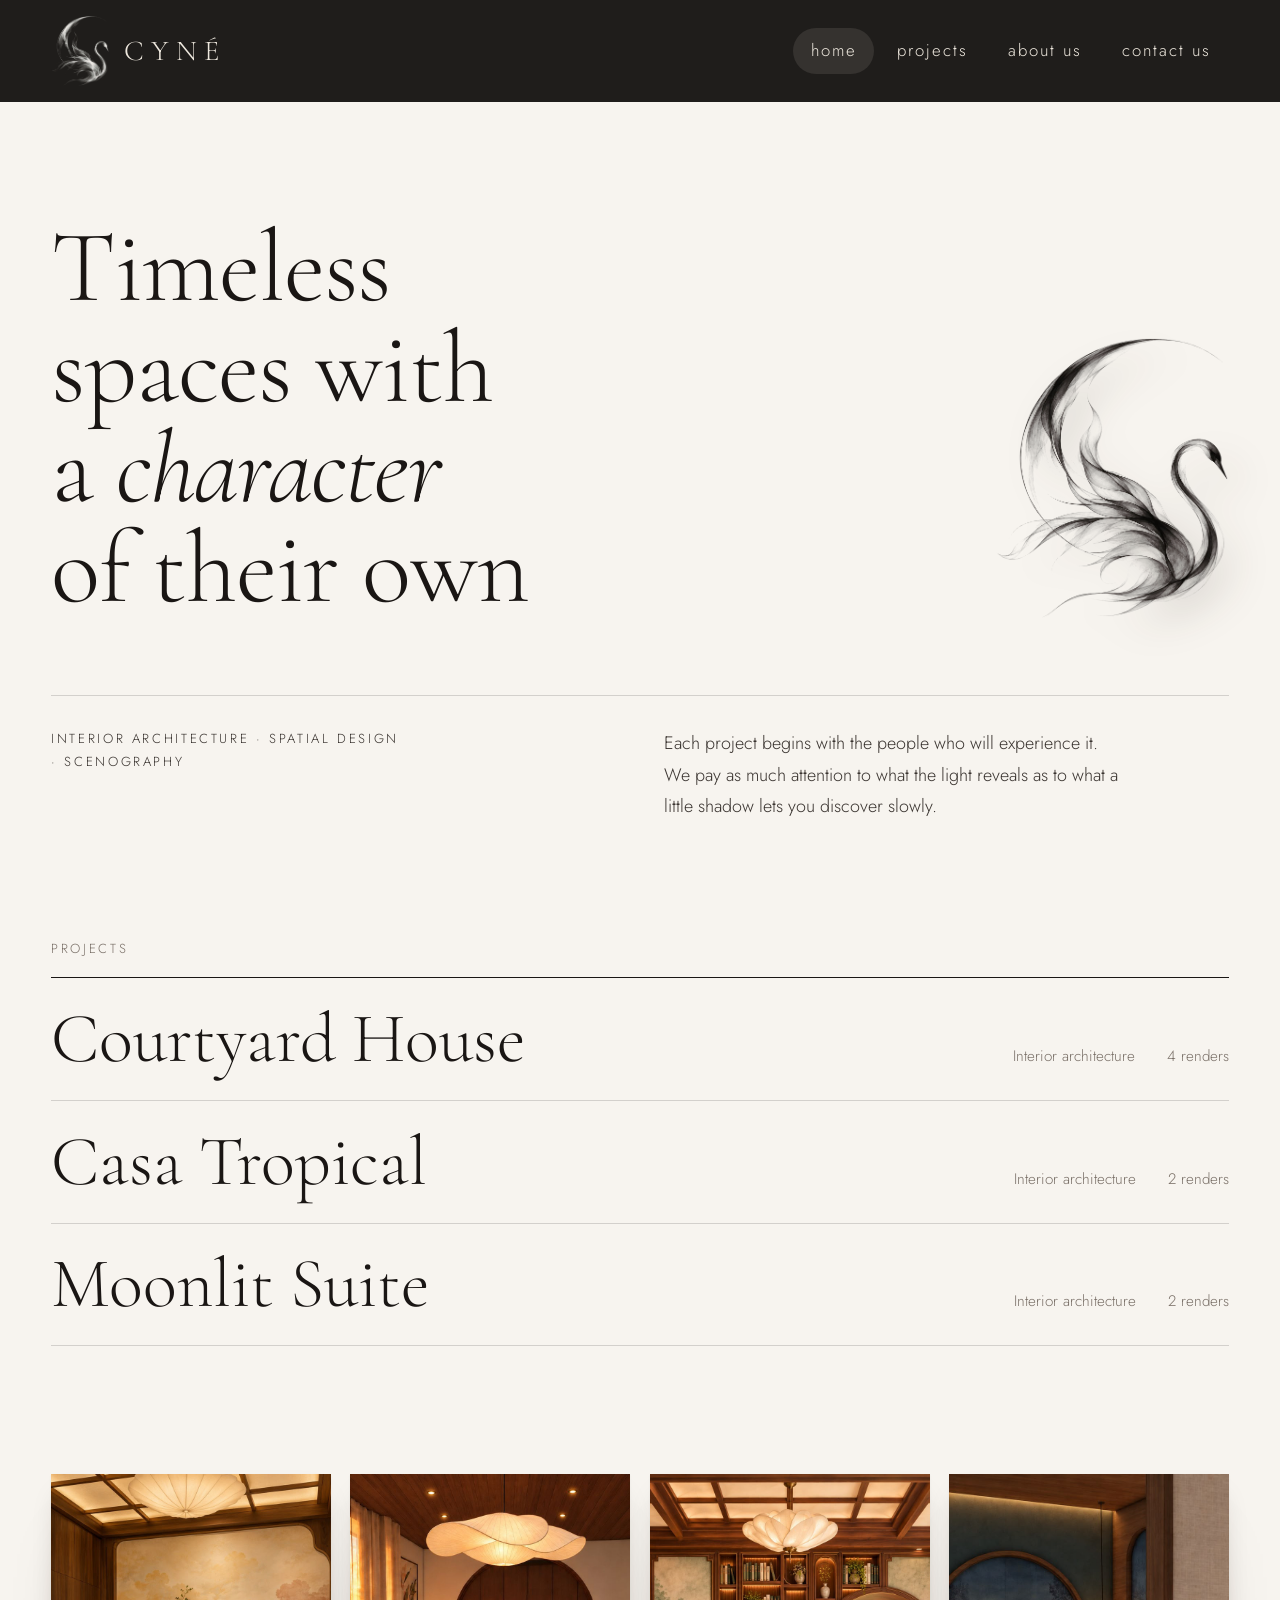
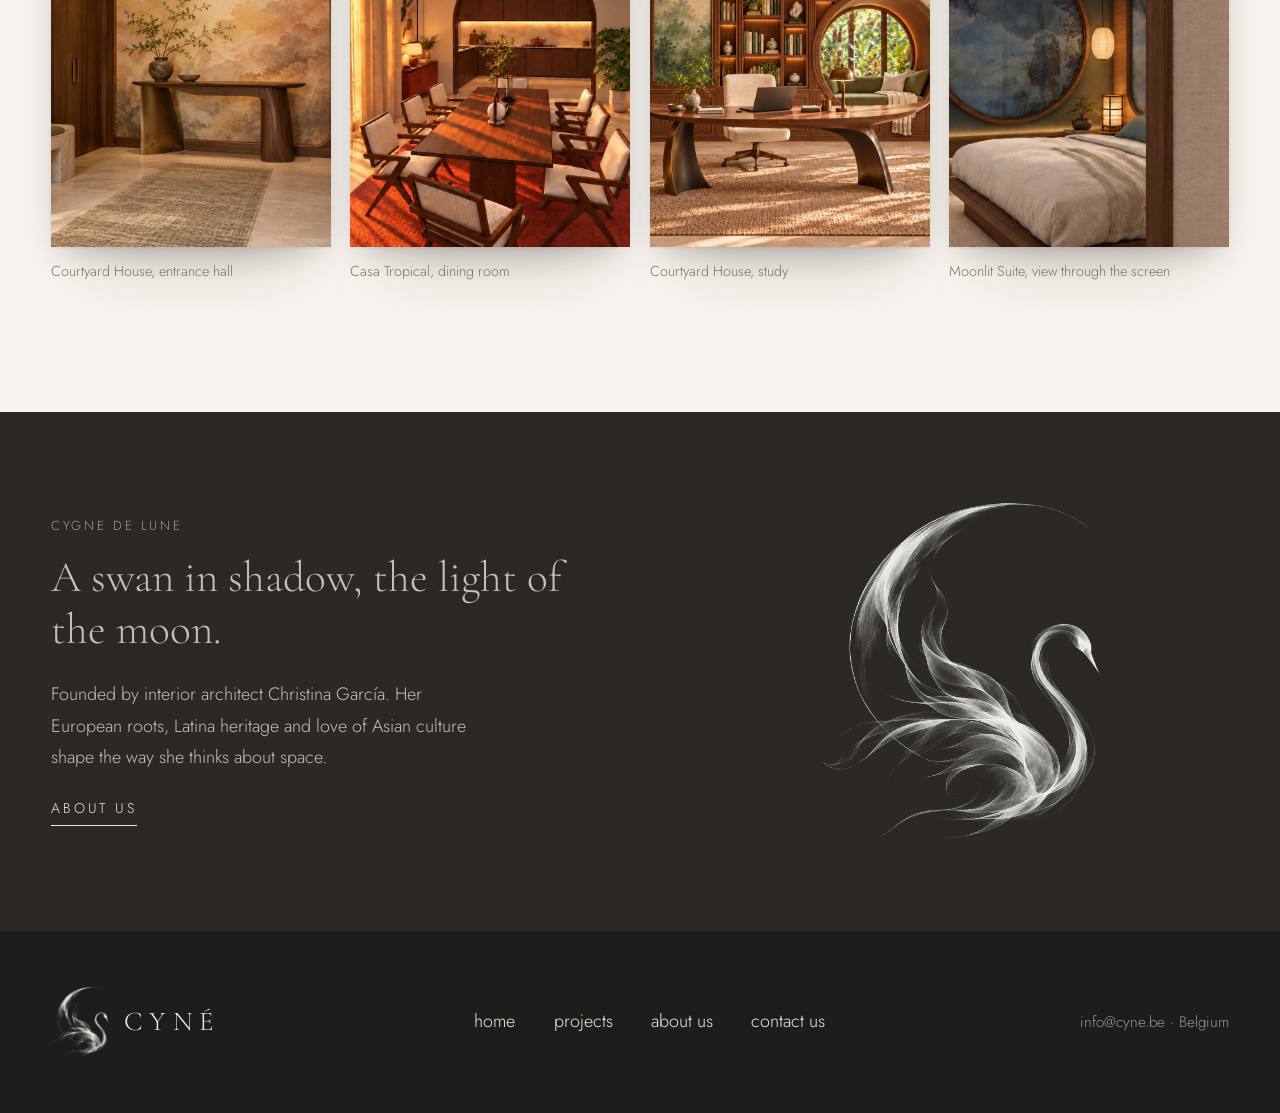
<file: designs/design-2-project-index.html>
<!DOCTYPE html><html lang="en"><head><meta charset="utf-8"><meta name="viewport" content="width=device-width, initial-scale=1"><title>CYNÉ, design 2: project index</title><link rel="icon" href="../images/logo/favicon.png"><link rel="preconnect" href="https://fonts.googleapis.com"><link rel="preconnect" href="https://fonts.gstatic.com" crossorigin>
<link href="https://fonts.googleapis.com/css2?family=Cormorant+Garamond:ital,wght@0,300;0,400;1,300;1,400&family=Jost:wght@300;400&display=swap" rel="stylesheet"><style>
:root{--paper:#f7f4ef;--paper-2:#edeae3;--bar:#1f1d1b;--night:#2b2825;--ink:#1a1614;--ink-soft:#3a3430;--muted:#7a7068;--moon:#eee8de;--line:rgba(26,22,20,.16);
--serif:"Cormorant Garamond",Garamond,"Times New Roman",serif;--sans:"Jost","Helvetica Neue",Arial,sans-serif;--ease:cubic-bezier(.22,.61,.36,1);
--shadow:0 1px 2px rgba(40,28,18,.06),0 14px 28px -12px rgba(40,28,18,.22),0 40px 70px -40px rgba(40,28,18,.35)}
*,*::before,*::after{box-sizing:border-box}html{scroll-behavior:smooth}
body{margin:0;background:var(--paper);color:var(--ink);font-family:var(--sans);font-weight:300;font-size:1.125rem;line-height:1.75;-webkit-font-smoothing:antialiased}
img{display:block;max-width:100%}a{color:inherit;text-decoration:none}
p{text-wrap:pretty}h1,h2,h3{text-wrap:balance}
.serif{font-family:var(--serif);font-weight:300}
.label{font-size:.82rem;letter-spacing:.2em;text-transform:uppercase;color:var(--muted)}
.tlink{display:inline-block;font-size:.88rem;letter-spacing:.2em;text-transform:uppercase;padding-bottom:.3rem;border-bottom:1px solid currentColor;transition:opacity .3s}
.tlink:hover{opacity:.6}
.pill a{display:inline-block;padding:.55rem 1.1rem;border-radius:999px;transition:background .35s var(--ease),box-shadow .35s var(--ease),transform .35s var(--ease)}
.pill a:hover{background:rgba(238,232,222,.16);box-shadow:inset 0 1px 0 rgba(255,255,255,.12),0 10px 24px -8px rgba(0,0,0,.7);transform:translateY(-1px)}
.pill a.on{background:rgba(238,232,222,.1)}
@media (prefers-reduced-motion:reduce){*{transition:none!important;animation:none!important}}
.hd{background:var(--bar);color:var(--moon)}.hd-in{max-width:1440px;margin:0 auto;padding:1rem clamp(1.25rem,4vw,3.5rem);display:flex;align-items:center;justify-content:space-between}
.brand{display:flex;align-items:center;gap:.9rem}.brand img{height:70px;width:auto}.brand span{font-family:var(--serif);font-size:1.8rem;letter-spacing:.26em}
.hd nav{display:flex;gap:.3rem;font-size:1.05rem;letter-spacing:.12em}
.wrap{max-width:1440px;margin:0 auto;padding:0 clamp(1.25rem,4vw,3.5rem)}
@media (max-width:860px){.hd nav{display:none}}
.hero{display:grid;grid-template-columns:1fr auto;align-items:end;gap:3rem;padding:clamp(4rem,9vw,8rem) 0 clamp(3rem,6vw,5rem)}
.hero h1{font-family:var(--serif);font-weight:300;font-size:clamp(3.2rem,8vw,8rem);line-height:.98;letter-spacing:-.01em;margin:0;max-width:12ch}
.hero img{height:clamp(160px,22vw,300px);width:auto;filter:drop-shadow(14px 20px 18px rgba(40,28,18,.2))}
.lede{display:grid;grid-template-columns:1fr 1fr;gap:3rem;border-top:1px solid var(--line);padding:2rem 0 clamp(4rem,8vw,7rem)}
.lede p{margin:0;color:var(--ink-soft);max-width:46ch}
.index{list-style:none;margin:1rem 0 0;padding:0;border-top:1px solid var(--ink)}
.index li a{display:grid;grid-template-columns:1fr auto auto;align-items:baseline;gap:2rem;padding:1.6rem 0;border-bottom:1px solid var(--line);transition:padding .5s var(--ease)}
.index h2{font-family:var(--serif);font-weight:300;font-size:clamp(2.4rem,5.5vw,5rem);line-height:1;margin:0}
.index .n{color:var(--muted);font-size:.95rem}
.index li a:hover{padding-left:1.5rem}.index li a:hover h2{font-style:italic}
.thumb{display:none}
.preview{position:fixed;left:0;top:0;width:min(34vw,460px);aspect-ratio:4/3;pointer-events:none;z-index:40;opacity:0;transform:translate(-50%,-50%) scale(.92);transition:opacity .35s var(--ease),transform .35s var(--ease);box-shadow:0 30px 60px -20px rgba(0,0,0,.45);overflow:hidden}
.preview.on{opacity:1;transform:translate(-50%,-50%) scale(1)}.preview img{width:100%;height:100%;object-fit:cover}
.strip{display:grid;grid-template-columns:repeat(4,1fr);gap:1.2rem;padding:clamp(5rem,10vw,8rem) 0}
.strip img{aspect-ratio:3/4;object-fit:cover;box-shadow:var(--shadow);transition:transform .6s var(--ease)}.strip a:hover img{transform:translateY(-6px)}
.strip figcaption{font-size:.9rem;color:var(--muted);margin-top:.7rem}.strip figure{margin:0}
.duo{display:grid;grid-template-columns:1fr 1fr;background:var(--night);color:var(--moon)}
.duo>div{padding:clamp(3rem,7vw,6rem) clamp(1.25rem,4vw,3.5rem)}
.duo .serif{font-size:clamp(2rem,3.4vw,3rem);line-height:1.2;margin:0 0 1.5rem}.duo p{color:rgba(238,232,222,.78);max-width:44ch}
.duo img{max-height:340px;width:auto;margin:auto}
@media (max-width:860px){.hero{grid-template-columns:1fr}.hero img{order:-1}.lede,.duo{grid-template-columns:1fr}
.index li a{grid-template-columns:1fr}.thumb{display:block;margin-top:1rem;aspect-ratio:16/9;object-fit:cover}.preview{display:none}.strip{grid-template-columns:repeat(2,1fr)}}
.ft{background:var(--bar);color:var(--moon);padding:3.5rem clamp(1.25rem,4vw,3.5rem)}
.ft-in{max-width:1440px;margin:0 auto;display:flex;align-items:center;justify-content:space-between;gap:2rem;flex-wrap:wrap}
.ft-brand{display:flex;align-items:center;gap:.9rem}.ft-brand img{height:70px;width:auto}.ft-brand span{font-family:var(--serif);font-size:1.7rem;letter-spacing:.24em}
.ft nav{display:flex;flex-wrap:wrap;gap:.2rem}.ft p{margin:0;color:rgba(238,232,222,.6);font-size:.95rem}</style></head><body><header class="hd"><div class="hd-in"><a class="brand" href="../index.html"><img src="../images/logo/cyne-swan-light.png" alt=""><span>CYNÉ</span></a><nav class="pill"><a href="../index.html" class=on>home</a><a href="../projects.html">projects</a><a href="../about.html">about us</a><a href="../contact.html">contact us</a></nav></div></header>
<main class="wrap"><section class="hero"><h1>Timeless spaces with a <em>character</em> of their own</h1><img src="../images/logo/cyne-swan-dark.png" alt=""></section>
<section class="lede"><p class="label">Interior architecture · Spatial design · Scenography</p><p>Each project begins with the people who will experience it. We pay as much attention to what the light reveals as to what a little shadow lets you discover slowly.</p></section>
<p class="label">Projects</p><ul class="index"><li><a href="../project.html?p=courtyard-house" data-img="../images/projects/courtyard-house/render-1-living-dining.jpg"><h2>Courtyard House</h2><span class="n">Interior architecture</span><span class="n">4 renders</span><img class="thumb" src="../images/projects/courtyard-house/render-1-living-dining.jpg" alt="" loading="lazy"></a></li><li><a href="../project.html?p=casa-tropical" data-img="../images/projects/casa-tropical/render-1-living-room.jpg"><h2>Casa Tropical</h2><span class="n">Interior architecture</span><span class="n">2 renders</span><img class="thumb" src="../images/projects/casa-tropical/render-1-living-room.jpg" alt="" loading="lazy"></a></li><li><a href="../project.html?p=moonlit-suite" data-img="../images/projects/moonlit-suite/render-1-bedroom.jpg"><h2>Moonlit Suite</h2><span class="n">Interior architecture</span><span class="n">2 renders</span><img class="thumb" src="../images/projects/moonlit-suite/render-1-bedroom.jpg" alt="" loading="lazy"></a></li></ul>
<section class="strip"><a href="../project.html?p=courtyard-house"><figure><img src="../images/projects/courtyard-house/render-2-entrance-hall.jpg" alt="Entrance hall" loading="lazy"><figcaption>Courtyard House, entrance hall</figcaption></figure></a><a href="../project.html?p=casa-tropical"><figure><img src="../images/projects/casa-tropical/render-2-dining-room.jpg" alt="Dining room" loading="lazy"><figcaption>Casa Tropical, dining room</figcaption></figure></a><a href="../project.html?p=courtyard-house"><figure><img src="../images/projects/courtyard-house/render-4-study.jpg" alt="Study" loading="lazy"><figcaption>Courtyard House, study</figcaption></figure></a><a href="../project.html?p=moonlit-suite"><figure><img src="../images/projects/moonlit-suite/render-2-bedroom-view.jpg" alt="View through the screen" loading="lazy"><figcaption>Moonlit Suite, view through the screen</figcaption></figure></a></section></main>
<section class="duo"><div><p class="label" style="color:rgba(238,232,222,.6)">Cygne de Lune</p><p class="serif">A swan in shadow, the light of the moon.</p><p>Founded by interior architect Christina García. Her European roots, Latina heritage and love of Asian culture shape the way she thinks about space.</p><a class="tlink" href="../about.html">about us</a></div>
<div style="display:grid;place-items:center"><img src="../images/logo/cyne-swan-light.png" alt=""></div></section>
<footer class="ft"><div class="ft-in"><div class="ft-brand"><img src="../images/logo/cyne-swan-light.png" alt=""><span>CYNÉ</span></div>
<nav class="pill"><a href="../index.html">home</a><a href="../projects.html">projects</a><a href="../about.html">about us</a><a href="../contact.html">contact us</a></nav><p>info@cyne.be · Belgium</p></div></footer>
<div class="preview" aria-hidden="true"><img alt=""></div><script>
const pv=document.querySelector('.preview'),pi=pv.querySelector('img');
document.querySelectorAll('.index a').forEach(a=>{a.addEventListener('mouseenter',()=>{pi.src=a.dataset.img;pv.classList.add('on')});a.addEventListener('mouseleave',()=>pv.classList.remove('on'))});
addEventListener('mousemove',e=>{pv.style.left=(innerWidth*0.62)+'px';pv.style.top=e.clientY+'px'});
</script></body></html>
</file>
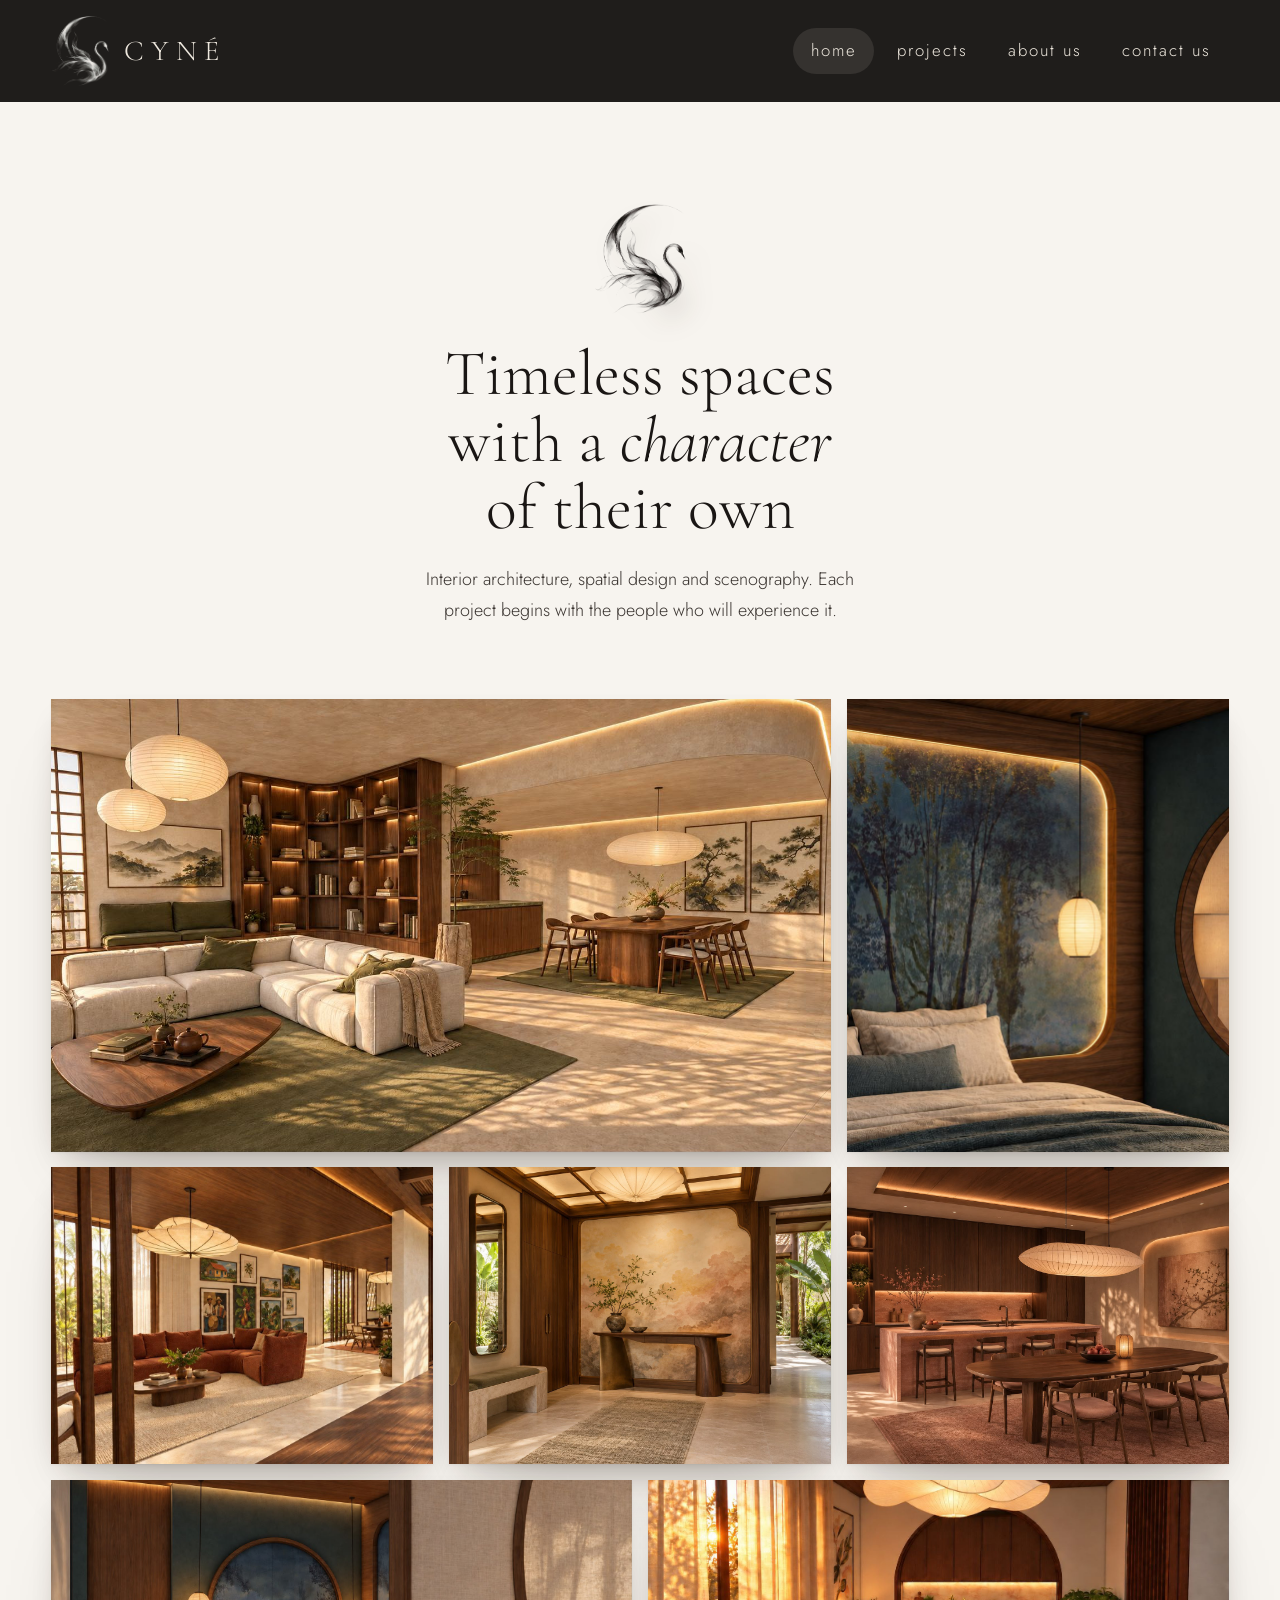
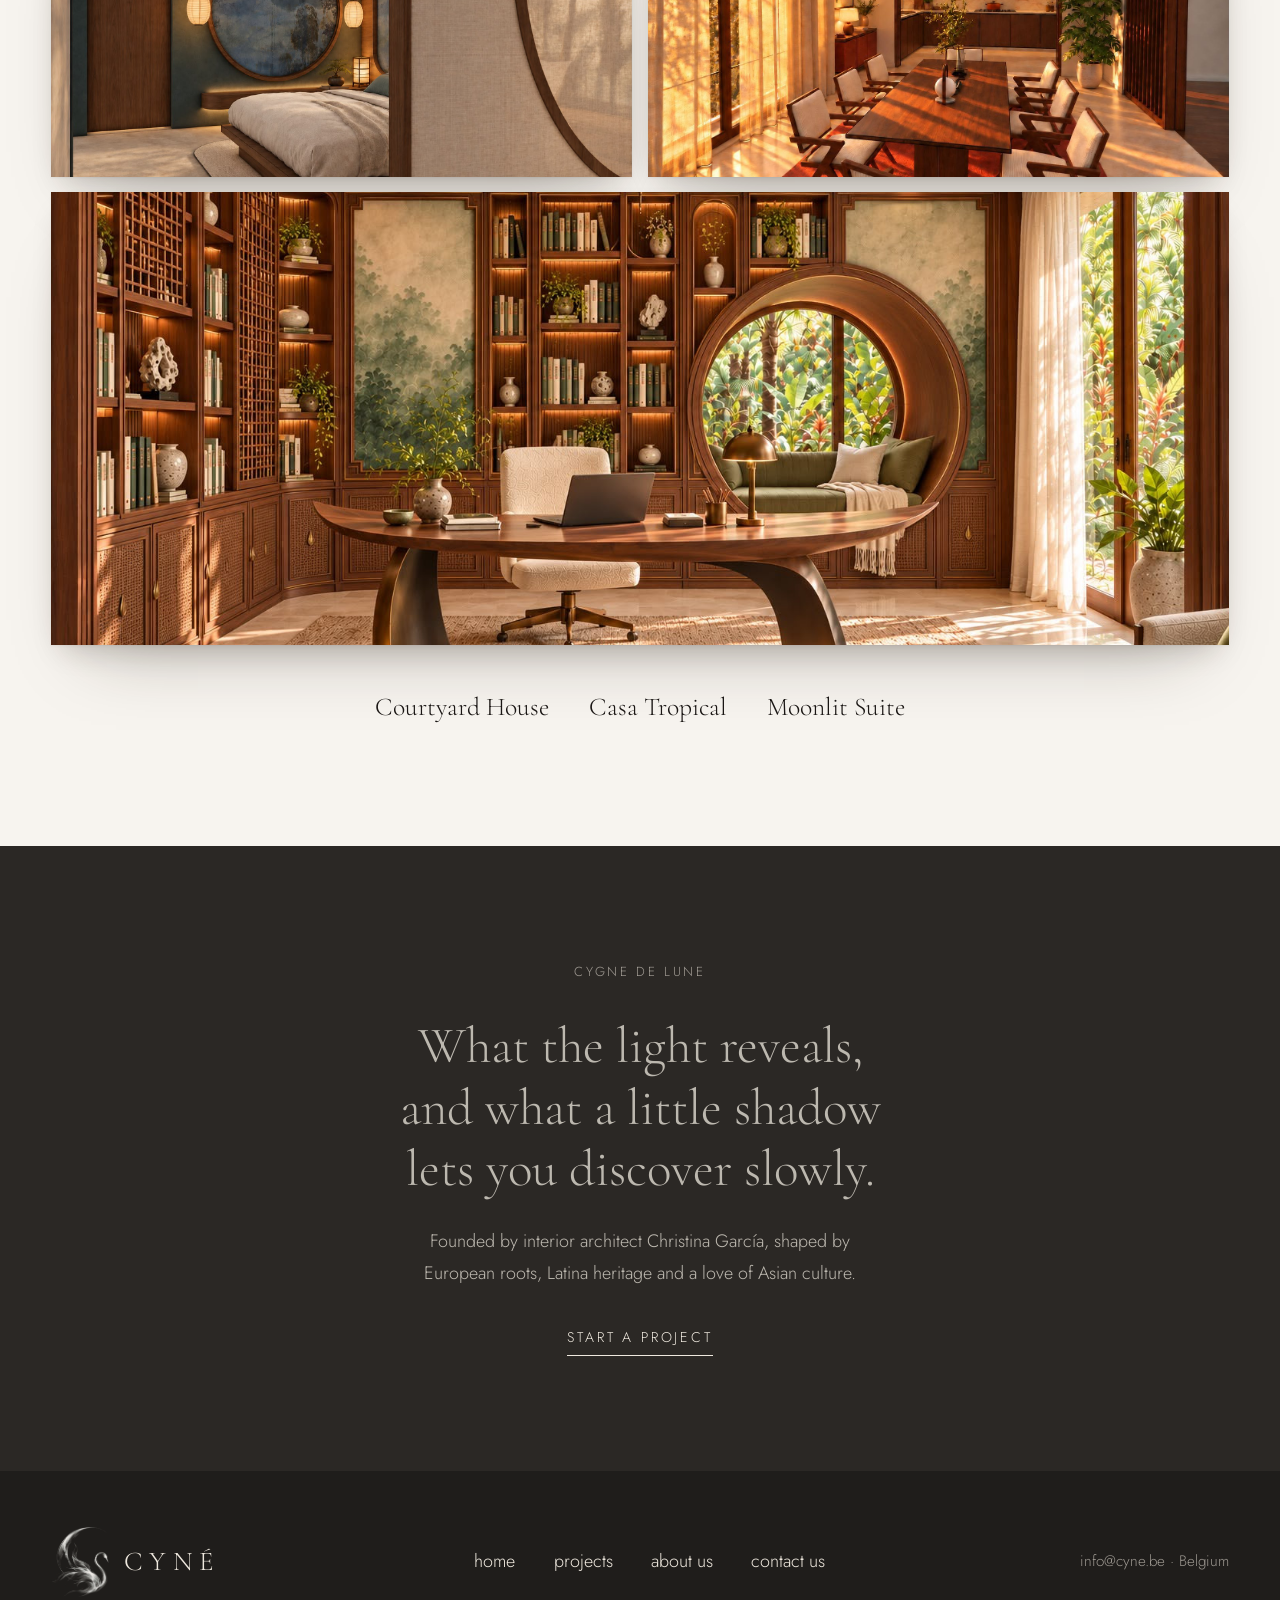
<file: designs/design-3-mosaic.html>
<!DOCTYPE html><html lang="en"><head><meta charset="utf-8"><meta name="viewport" content="width=device-width, initial-scale=1"><title>CYNÉ, design 3: mosaic</title><link rel="icon" href="../images/logo/favicon.png"><link rel="preconnect" href="https://fonts.googleapis.com"><link rel="preconnect" href="https://fonts.gstatic.com" crossorigin>
<link href="https://fonts.googleapis.com/css2?family=Cormorant+Garamond:ital,wght@0,300;0,400;1,300;1,400&family=Jost:wght@300;400&display=swap" rel="stylesheet"><style>
:root{--paper:#f7f4ef;--paper-2:#edeae3;--bar:#1f1d1b;--night:#2b2825;--ink:#1a1614;--ink-soft:#3a3430;--muted:#7a7068;--moon:#eee8de;--line:rgba(26,22,20,.16);
--serif:"Cormorant Garamond",Garamond,"Times New Roman",serif;--sans:"Jost","Helvetica Neue",Arial,sans-serif;--ease:cubic-bezier(.22,.61,.36,1);
--shadow:0 1px 2px rgba(40,28,18,.06),0 14px 28px -12px rgba(40,28,18,.22),0 40px 70px -40px rgba(40,28,18,.35)}
*,*::before,*::after{box-sizing:border-box}html{scroll-behavior:smooth}
body{margin:0;background:var(--paper);color:var(--ink);font-family:var(--sans);font-weight:300;font-size:1.125rem;line-height:1.75;-webkit-font-smoothing:antialiased}
img{display:block;max-width:100%}a{color:inherit;text-decoration:none}
p{text-wrap:pretty}h1,h2,h3{text-wrap:balance}
.serif{font-family:var(--serif);font-weight:300}
.label{font-size:.82rem;letter-spacing:.2em;text-transform:uppercase;color:var(--muted)}
.tlink{display:inline-block;font-size:.88rem;letter-spacing:.2em;text-transform:uppercase;padding-bottom:.3rem;border-bottom:1px solid currentColor;transition:opacity .3s}
.tlink:hover{opacity:.6}
.pill a{display:inline-block;padding:.55rem 1.1rem;border-radius:999px;transition:background .35s var(--ease),box-shadow .35s var(--ease),transform .35s var(--ease)}
.pill a:hover{background:rgba(238,232,222,.16);box-shadow:inset 0 1px 0 rgba(255,255,255,.12),0 10px 24px -8px rgba(0,0,0,.7);transform:translateY(-1px)}
.pill a.on{background:rgba(238,232,222,.1)}
@media (prefers-reduced-motion:reduce){*{transition:none!important;animation:none!important}}
.hd{background:var(--bar);color:var(--moon)}.hd-in{max-width:1440px;margin:0 auto;padding:1rem clamp(1.25rem,4vw,3.5rem);display:flex;align-items:center;justify-content:space-between}
.brand{display:flex;align-items:center;gap:.9rem}.brand img{height:70px;width:auto}.brand span{font-family:var(--serif);font-size:1.8rem;letter-spacing:.26em}
.hd nav{display:flex;gap:.3rem;font-size:1.05rem;letter-spacing:.12em}
.wrap{max-width:1440px;margin:0 auto;padding:0 clamp(1.25rem,4vw,3.5rem)}
@media (max-width:860px){.hd nav{display:none}}
.hd{position:sticky;top:0;z-index:20}
.top{text-align:center;padding:clamp(4rem,8vw,6.5rem) 0 clamp(3rem,6vw,4.5rem)}
.top img{height:110px;width:auto;margin:0 auto 1.6rem;filter:drop-shadow(10px 14px 12px rgba(40,28,18,.18))}
.top h1{font-family:var(--serif);font-weight:300;font-size:clamp(2.6rem,5vw,4.6rem);line-height:1.05;margin:0 auto;max-width:18ch}
.top p{color:var(--ink-soft);max-width:48ch;margin:1.4rem auto 0}
.mosaic{display:grid;grid-template-columns:repeat(6,1fr);grid-auto-rows:clamp(110px,11vw,170px);gap:clamp(.6rem,1.2vw,1.1rem)}
.tile{position:relative;overflow:hidden;box-shadow:var(--shadow);background:var(--paper-2)}
.tile img{width:100%;height:100%;object-fit:cover;transition:transform 1.4s var(--ease)}
.tile::after{content:"";position:absolute;inset:0;background:linear-gradient(0deg,rgba(20,16,12,.72),rgba(20,16,12,0) 55%);opacity:0;transition:opacity .5s var(--ease)}
.tile span{position:absolute;left:1.1rem;bottom:.9rem;z-index:1;color:var(--moon);font-family:var(--serif);font-size:1.5rem;line-height:1.2;opacity:0;transform:translateY(8px);transition:opacity .5s var(--ease),transform .5s var(--ease)}
.tile span small{display:block;font-family:var(--sans);font-size:.85rem;letter-spacing:.06em;opacity:.8}
.tile:hover img{transform:scale(1.05)}.tile:hover::after,.tile:hover span{opacity:1;transform:none}
.t1{grid-column:span 4;grid-row:span 3}.t2{grid-column:span 2;grid-row:span 3}
.t3{grid-column:span 2;grid-row:span 2}.t4{grid-column:span 2;grid-row:span 2}.t5{grid-column:span 2;grid-row:span 2}
.t6{grid-column:span 3;grid-row:span 2}.t7{grid-column:span 3;grid-row:span 2}.t8{grid-column:span 6;grid-row:span 3}
.legend{display:flex;justify-content:center;flex-wrap:wrap;gap:.5rem 2.5rem;padding:2.5rem 0 clamp(5rem,9vw,8rem)}
.legend a{font-family:var(--serif);font-size:1.6rem;border-bottom:1px solid transparent;transition:border-color .3s}.legend a:hover{border-color:currentColor}
.quote{background:var(--night);color:var(--moon);text-align:center;padding:clamp(4.5rem,9vw,8rem) 1.5rem}
.quote p.serif{font-size:clamp(2rem,4vw,3.4rem);line-height:1.2;max-width:22ch;margin:0 auto 1.6rem}.quote p{color:rgba(238,232,222,.75);max-width:46ch;margin:0 auto 2rem}
@media (max-width:860px){.mosaic{grid-template-columns:repeat(2,1fr);grid-auto-rows:150px}.mosaic .tile{grid-column:span 1;grid-row:span 1}.mosaic .t1,.mosaic .t8{grid-column:span 2;grid-row:span 2}.tile span,.tile::after{opacity:1;transform:none}}
.ft{background:var(--bar);color:var(--moon);padding:3.5rem clamp(1.25rem,4vw,3.5rem)}
.ft-in{max-width:1440px;margin:0 auto;display:flex;align-items:center;justify-content:space-between;gap:2rem;flex-wrap:wrap}
.ft-brand{display:flex;align-items:center;gap:.9rem}.ft-brand img{height:70px;width:auto}.ft-brand span{font-family:var(--serif);font-size:1.7rem;letter-spacing:.24em}
.ft nav{display:flex;flex-wrap:wrap;gap:.2rem}.ft p{margin:0;color:rgba(238,232,222,.6);font-size:.95rem}</style></head><body><header class="hd"><div class="hd-in"><a class="brand" href="../index.html"><img src="../images/logo/cyne-swan-light.png" alt=""><span>CYNÉ</span></a><nav class="pill"><a href="../index.html" class=on>home</a><a href="../projects.html">projects</a><a href="../about.html">about us</a><a href="../contact.html">contact us</a></nav></div></header>
<main class="wrap"><section class="top"><img src="../images/logo/cyne-swan-dark.png" alt=""><h1>Timeless spaces with a <em>character</em> of their own</h1>
<p>Interior architecture, spatial design and scenography. Each project begins with the people who will experience it.</p></section>
<section class="mosaic"><a class="tile t1" href="../project.html?p=courtyard-house"><img src="../images/projects/courtyard-house/render-1-living-dining.jpg" alt="Courtyard House, Living & dining" loading="lazy"><span>Courtyard House<small>Living & dining</small></span></a><a class="tile t2" href="../project.html?p=moonlit-suite"><img src="../images/projects/moonlit-suite/render-1-bedroom.jpg" alt="Moonlit Suite, Bedroom" loading="lazy"><span>Moonlit Suite<small>Bedroom</small></span></a><a class="tile t3" href="../project.html?p=casa-tropical"><img src="../images/projects/casa-tropical/render-1-living-room.jpg" alt="Casa Tropical, Living room" loading="lazy"><span>Casa Tropical<small>Living room</small></span></a><a class="tile t4" href="../project.html?p=courtyard-house"><img src="../images/projects/courtyard-house/render-2-entrance-hall.jpg" alt="Courtyard House, Entrance hall" loading="lazy"><span>Courtyard House<small>Entrance hall</small></span></a><a class="tile t5" href="../project.html?p=courtyard-house"><img src="../images/projects/courtyard-house/render-3-kitchen.jpg" alt="Courtyard House, Kitchen" loading="lazy"><span>Courtyard House<small>Kitchen</small></span></a><a class="tile t6" href="../project.html?p=moonlit-suite"><img src="../images/projects/moonlit-suite/render-2-bedroom-view.jpg" alt="Moonlit Suite, View through the screen" loading="lazy"><span>Moonlit Suite<small>View through the screen</small></span></a><a class="tile t7" href="../project.html?p=casa-tropical"><img src="../images/projects/casa-tropical/render-2-dining-room.jpg" alt="Casa Tropical, Dining room" loading="lazy"><span>Casa Tropical<small>Dining room</small></span></a><a class="tile t8" href="../project.html?p=courtyard-house"><img src="../images/projects/courtyard-house/render-4-study.jpg" alt="Courtyard House, Study" loading="lazy"><span>Courtyard House<small>Study</small></span></a></section>
<nav class="legend"><a href="../project.html?p=courtyard-house">Courtyard House</a><a href="../project.html?p=casa-tropical">Casa Tropical</a><a href="../project.html?p=moonlit-suite">Moonlit Suite</a></nav></main>
<section class="quote"><p class="label" style="color:rgba(238,232,222,.6)">Cygne de Lune</p><p class="serif">What the light reveals, and what a little shadow lets you discover slowly.</p>
<p>Founded by interior architect Christina García, shaped by European roots, Latina heritage and a love of Asian culture.</p><a class="tlink" href="../contact.html">start a project</a></section>
<footer class="ft"><div class="ft-in"><div class="ft-brand"><img src="../images/logo/cyne-swan-light.png" alt=""><span>CYNÉ</span></div>
<nav class="pill"><a href="../index.html">home</a><a href="../projects.html">projects</a><a href="../about.html">about us</a><a href="../contact.html">contact us</a></nav><p>info@cyne.be · Belgium</p></div></footer></body></html>
</file>
<file: css/style.css>
/* ==========================================================================
   CYNÉ — stylesheet
   Light & shadow: cream paper, ink black, lots of air.
   ========================================================================== */

:root {
  --paper: #f7f4ef;      /* warm white */
  --paper-2: #edeae3;
  --bar: #1f1d1b;        /* header + footer: charcoal */
  --ink: #1a1614;
  --ink-soft: #2e2925;
  --muted: #6b625a;
  --line: rgba(26, 22, 20, 0.18);
  --night: #2b2825;      /* "shadow" sections */
  --moon: #eee8de;

  --serif: "Cormorant Garamond", "Cormorant", Garamond, "Times New Roman", serif;
  --sans: "Jost", "Helvetica Neue", Arial, sans-serif;

  --pad: clamp(1.25rem, 4vw, 3.5rem);
  --max: 1440px;
  --header-h: 132px;
  --ease: cubic-bezier(0.22, 0.61, 0.36, 1);
  --shadow: 0 1px 2px rgba(60, 40, 22, 0.06), 0 14px 28px -12px rgba(60, 40, 22, 0.22), 0 40px 70px -40px rgba(60, 40, 22, 0.35);
  --shadow-lift: 0 2px 4px rgba(60, 40, 22, 0.08), 0 22px 40px -14px rgba(60, 40, 22, 0.3), 0 60px 90px -45px rgba(60, 40, 22, 0.45);
}

*,
*::before,
*::after { box-sizing: border-box; }

html { scroll-behavior: smooth; }

body {
  margin: 0;
  background: var(--paper);
  color: var(--ink);
  font-family: var(--sans);
  font-weight: 300;
  font-size: 1.125rem;
  line-height: 1.75;
  -webkit-font-smoothing: antialiased;
  text-rendering: optimizeLegibility;
}

img { display: block; max-width: 100%; height: auto; }
a { color: inherit; text-decoration: none; }
button { font: inherit; color: inherit; background: none; border: 0; cursor: pointer; padding: 0; }

::selection { background: var(--ink); color: var(--paper); }

.container {
  width: 100%;
  max-width: var(--max);
  margin: 0 auto;
  padding: 0 var(--pad);
}

/* ---------- typography ---------- */

.eyebrow {
  font-family: var(--sans);
  font-size: 0.86rem;
  letter-spacing: 0.24em;
  text-transform: uppercase;
  color: var(--muted);
  margin: 0 0 1.4rem;
}

.display {
  font-family: var(--serif);
  font-weight: 300;
  font-size: clamp(2.4rem, 5.6vw, 5rem);
  line-height: 1.05;
  letter-spacing: -0.01em;
  margin: 0;
}

.display em { font-style: italic; }

.lead {
  font-family: var(--serif);
  font-weight: 300;
  font-size: clamp(1.55rem, 2.5vw, 2.15rem);
  line-height: 1.45;
  margin: 0;
}

.text-link {
  display: inline-flex;
  align-items: center;
  gap: 0.8rem;
  font-size: 0.9rem;
  letter-spacing: 0.2em;
  text-transform: uppercase;
  padding-bottom: 0.35rem;
  border-bottom: 1px solid currentColor;
  transition: gap 0.4s var(--ease), opacity 0.3s;
}
.text-link:hover { gap: 1.3rem; }
.section-head .text-link { white-space: nowrap; }
.text-link::after { content: "→"; letter-spacing: 0; }

/* ---------- header ---------- */

.site-header {
  position: fixed;
  inset: 0 0 auto 0;
  z-index: 50;
  height: var(--header-h);
  background: var(--bar);
  color: var(--moon);
  transition: height 0.4s var(--ease), box-shadow 0.5s;
}

.site-header .container {
  height: 100%;
  display: flex;
  align-items: center;
  justify-content: space-between;
}

.brand { display: flex; align-items: center; gap: 1rem; height: 96px; transition: height 0.4s var(--ease); }
.brand-mark { position: relative; height: 100%; display: block; }
.brand-mark img { height: 100%; width: auto; transition: opacity 0.4s; }
.brand-mark .logo-light { position: absolute; inset: 0 auto auto 0; opacity: 1; }
.brand-mark .logo-dark { opacity: 0; }
.brand-name {
  font-family: var(--serif);
  font-weight: 400;
  font-size: 2.1rem;
  letter-spacing: 0.24em;
  line-height: 1;
  transition: font-size 0.4s var(--ease);
}

.nav ul {
  list-style: none;
  margin: 0;
  padding: 0;
  display: flex;
  gap: clamp(0.3rem, 1.2vw, 1.2rem);
}

.nav a {
  position: relative;
  font-size: 1.08rem;
  font-weight: 400;
  letter-spacing: 0.14em;
  text-transform: lowercase;
  padding: 0.35rem 0;
}

.nav a {
  display: inline-block;
  padding: 0.55rem 1.15rem;
  border-radius: 999px;
  transition: background 0.35s var(--ease), box-shadow 0.35s var(--ease), transform 0.35s var(--ease);
}
.nav a[aria-current="page"] { background: rgba(238, 232, 222, 0.1); }
.nav a:hover,
.nav a:focus-visible {
  background: rgba(238, 232, 222, 0.16);
  box-shadow: inset 0 1px 0 rgba(255, 255, 255, 0.12), 0 10px 24px -8px rgba(0, 0, 0, 0.7);
  color: #fff;
  transform: translateY(-1px);
  outline: none;
}


/* after scrolling */
.site-header.scrolled {
  height: 92px;
  box-shadow: 0 16px 34px -20px rgba(0, 0, 0, 0.55);
}
.site-header.scrolled .brand { height: 68px; }
.site-header.scrolled .brand-name { font-size: 1.75rem; }

.menu-toggle {
  display: none;
  width: 40px;
  height: 40px;
  position: relative;
  z-index: 60;
}
.menu-toggle span {
  position: absolute;
  left: 8px;
  right: 8px;
  height: 1px;
  background: currentColor;
  transition: transform 0.4s var(--ease), top 0.4s var(--ease);
}
.menu-toggle span:nth-child(1) { top: 16px; }
.menu-toggle span:nth-child(2) { top: 24px; }

/* ---------- page intro (non-hero pages) ---------- */

.page-intro {
  padding: calc(var(--header-h) + clamp(4rem, 10vw, 8rem)) 0 clamp(3rem, 6vw, 5rem);
}
.page-intro .display { max-width: 14ch; }

/* ---------- home hero ---------- */

.hero-wrap { padding-top: var(--header-h); }
.hero {
  position: relative;
  height: calc(100vh - var(--header-h) - 12rem);
  height: calc(100svh - var(--header-h) - 12rem);
  min-height: 420px;
  overflow: hidden;
  background: var(--paper-2);
}

.hero-slide {
  position: absolute;
  inset: 0;
  opacity: 0;
  transition: opacity 1.8s var(--ease);
}
.hero-slide.active { opacity: 1; }
.hero-slide img {
  width: 100%;
  height: 100%;
  object-fit: cover;
  transform: scale(1.06);
  transition: transform 8s linear;
}
.hero-slide.active img { transform: scale(1); }


.hero-content { padding: 2rem 0 0; color: var(--ink); }
.hero-content .container {
  display: flex;
  align-items: flex-end;
  justify-content: space-between;
  gap: 2rem;
}

.hero-title {
  font-family: var(--serif);
  font-weight: 300;
  font-size: clamp(2rem, 3.6vw, 3.4rem);
  line-height: 1.08;
  margin: 0 0 0.9rem;
  max-width: 24ch;
}
.hero-title em { font-style: italic; }

.hero-caption {
  font-size: 0.88rem;
  letter-spacing: 0.2em;
  text-transform: uppercase;
  color: var(--muted);
  transition: opacity 0.6s;
}
.hero-caption a { color: var(--ink); border-bottom: 1px solid var(--line); padding-bottom: 2px; }

.hero-counter {
  display: flex;
  align-items: center;
  gap: 1rem;
  font-size: 0.88rem;
  letter-spacing: 0.18em;
  white-space: nowrap;
}
.hero-counter .bar {
  width: 64px;
  height: 1px;
  background: var(--line);
  position: relative;
  overflow: hidden;
}
.hero-counter .bar i {
  position: absolute;
  inset: 0;
  background: var(--ink);
  transform-origin: left;
  transform: scaleX(0);
}
.hero-counter .bar i.run { animation: progress var(--slide-time, 6s) linear forwards; }
@keyframes progress { to { transform: scaleX(1); } }

.home-hero { padding-top: var(--header-h); overflow: hidden; }
.home-hero-grid {
  min-height: calc(100vh - var(--header-h));
  min-height: calc(100svh - var(--header-h));
  display: grid;
  grid-template-columns: minmax(0, 1.05fr) minmax(0, 1fr);
  align-items: center;
  gap: clamp(2rem, 5vw, 5rem);
  padding-top: 2rem;
  padding-bottom: 4rem;
}
.home-hero .hero-title { font-size: clamp(3rem, 6vw, 5.6rem); max-width: 11ch; margin: 0; }
.home-hero-sub { margin: 2rem 0 0; max-width: 40ch; color: var(--ink-soft); }
.home-hero-links { display: flex; align-items: center; gap: 2.2rem; margin-top: 2.6rem; flex-wrap: wrap; }
.home-hero-links .btn { padding: 1rem 2.1rem; }

.home-hero-art { position: relative; display: grid; place-items: center; height: min(74svh, 720px); }
.moonglow {
  position: absolute;
  width: min(92%, 640px);
  aspect-ratio: 1;
  border-radius: 50%;
  background: radial-gradient(circle at 46% 42%, #ffffff 0%, rgba(255, 252, 245, 0.92) 30%, rgba(247, 244, 239, 0) 68%);
  box-shadow: inset -30px -40px 80px -40px rgba(120, 90, 60, 0.18);
  opacity: 0;
  animation: glowIn 2.2s 0.2s var(--ease) forwards;
}
.hero-swan {
  position: relative;
  height: 86%;
  width: auto;
  filter: drop-shadow(18px 26px 22px rgba(60, 40, 22, 0.22));
  opacity: 0;
  transform: translateY(16px);
  animation: swanIn 1.8s 0.5s var(--ease) forwards;
}
.swan-shadow {           /* the swan's shadow on the water */
  position: absolute;
  bottom: 3%;
  left: 50%;
  width: 62%;
  height: 7%;
  transform: translateX(-42%);
  border-radius: 50%;
  background: radial-gradient(ellipse at center, rgba(60, 40, 22, 0.28) 0%, rgba(60, 40, 22, 0) 70%);
  filter: blur(6px);
  opacity: 0;
  animation: glowIn 2s 1s var(--ease) forwards;
}
@keyframes glowIn { to { opacity: 1; } }
@keyframes swanIn { to { opacity: 1; transform: none; } }
.home-hero-text > * { opacity: 0; transform: translateY(14px); animation: swanIn 1.2s var(--ease) forwards; }
.home-hero-text > :nth-child(2) { animation-delay: 0.15s; }
.home-hero-text > :nth-child(3) { animation-delay: 0.3s; }
.home-hero-text > :nth-child(4) { animation-delay: 0.45s; }

/* ---------- sections ---------- */

.section { padding: clamp(5rem, 11vw, 10rem) 0; }
.section + .section { padding-top: 0; }
.band.section { padding-top: clamp(5rem, 11vw, 10rem); }

.intro-grid {
  display: grid;
  grid-template-columns: 1fr 1.6fr;
  gap: clamp(2rem, 6vw, 6rem);
  align-items: start;
}
.intro-grid .lead + p { margin-top: 1.8rem; color: var(--ink-soft); max-width: 46ch; }
.intro-grid .text-link { margin-top: 2.2rem; }

.section-head {
  display: flex;
  align-items: flex-end;
  justify-content: space-between;
  gap: 2rem;
  margin-bottom: clamp(2.5rem, 5vw, 4rem);
}
.section-head h2 {
  font-family: var(--serif);
  font-weight: 300;
  font-size: clamp(2.3rem, 4.4vw, 3.6rem);
  line-height: 1.1;
  margin: 0;
}

.intro-center { max-width: 860px; text-align: center; }
.intro-swan { height: 84px; width: auto; margin: 0 auto 2.4rem; }
.intro-center .lead { max-width: 34ch; margin: 0 auto; }
.intro-center p:not(.lead) { max-width: 44ch; margin: 1.8rem auto 0; color: var(--ink-soft); }
.intro-center .text-link { margin-top: 2.4rem; }

/* no lonely words at the end of headings and paragraphs */
h1, h2, h3, .display, .lead, .hero-title { text-wrap: balance; }
p { text-wrap: pretty; }

/* ---------- project cards ---------- */

.project-grid {
  display: grid;
  grid-template-columns: repeat(2, 1fr);
  gap: clamp(3rem, 6vw, 6rem) clamp(1.5rem, 4vw, 4rem);
}

/* home: staggered, editorial layout */
.project-grid.featured { grid-template-columns: repeat(12, 1fr); }
.project-grid.featured .card:nth-child(3n + 1) { grid-column: 1 / span 7; }
.project-grid.featured .card:nth-child(3n + 2) { grid-column: 9 / span 4; margin-top: 30%; }
.project-grid.featured .card:nth-child(3n + 3) { grid-column: 3 / span 6; }
.project-grid.featured .card:nth-child(3n + 2) .card-media { aspect-ratio: 4 / 5; }

.card { display: block; }
.card-media {
  position: relative;
  overflow: hidden;
  box-shadow: var(--shadow);
  transition: box-shadow 0.6s var(--ease), transform 0.6s var(--ease);
  aspect-ratio: 16 / 11;
  background: var(--paper-2);
}
.card-media img {
  width: 100%;
  height: 100%;
  object-fit: cover;
  transition: transform 1.4s var(--ease), filter 1s var(--ease);
}
.card:hover .card-media { transform: translateY(-6px); box-shadow: var(--shadow-lift); }
.card:hover .card-media img { transform: scale(1.04); filter: brightness(0.92); }

.card-media .view {
  position: absolute;
  left: 50%;
  top: 50%;
  transform: translate(-50%, -50%) scale(0.85);
  width: 96px;
  height: 96px;
  border-radius: 50%;
  border: 1px solid rgba(251, 246, 238, 0.8);
  color: var(--paper);
  display: grid;
  place-items: center;
  font-size: 0.66rem;
  letter-spacing: 0.24em;
  text-transform: uppercase;
  opacity: 0;
  transition: opacity 0.5s var(--ease), transform 0.6s var(--ease);
}
.card:hover .view { opacity: 1; transform: translate(-50%, -50%) scale(1); }

.card-meta {
  display: flex;
  flex-wrap: wrap;
  justify-content: space-between;
  align-items: baseline;
  gap: 1rem;
  margin-top: 1.2rem;
}
.card-title {
  font-family: var(--serif);
  font-weight: 400;
  font-size: clamp(1.6rem, 2.4vw, 2.1rem);
  line-height: 1.2;
  margin: 0;
}
.card-sub {
  font-size: 0.84rem;
  letter-spacing: 0.16em;
  text-transform: uppercase;
  color: var(--muted);
  white-space: nowrap;
}

/* filters on projects page */
.filters {
  display: flex;
  flex-wrap: wrap;
  gap: 0.6rem 2rem;
  margin-bottom: clamp(2.5rem, 5vw, 4rem);
  padding-bottom: 1.5rem;
  border-bottom: 1px solid var(--line);
}
.filters button {
  font-size: 0.95rem;
  letter-spacing: 0.14em;
  text-transform: lowercase;
  color: var(--muted);
  padding: 0.3rem 0;
  transition: color 0.3s;
}
.filters button:hover,
.filters button[aria-pressed="true"] { color: var(--ink); }
.filters button[aria-pressed="true"] { border-bottom: 1px solid var(--ink); }

.card.is-hidden { display: none; }

/* ---------- light & shadow band ---------- */

.band {
  background: var(--night);
  color: var(--moon);
  position: relative;
  overflow: hidden;
}
.band::before {           /* soft moon glow */
  content: "";
  position: absolute;
  width: 60vmax;
  height: 60vmax;
  right: -18vmax;
  top: -22vmax;
  border-radius: 50%;
  background: radial-gradient(circle, rgba(239, 233, 222, 0.16) 0%, rgba(239, 233, 222, 0) 62%);
  pointer-events: none;
}
.band-swan {
  position: absolute;
  right: clamp(-4rem, 2vw, 4rem);
  top: 50%;
  transform: translateY(-50%);
  height: 86%;
  width: auto;
  opacity: 0.9;
  pointer-events: none;
}
.band .container { position: relative; z-index: 1; }
.band .eyebrow { color: rgba(239, 233, 222, 0.7); }
.band .display { max-width: 18ch; }
.band p { color: rgba(239, 233, 222, 0.82); max-width: 48ch; }
.band .text-link { margin-top: 2rem; }

/* ---------- project detail ---------- */

.project-hero { padding-top: var(--header-h); }
.project-hero-media {
  height: 74vh;
  height: 74svh;
  min-height: 380px;
  overflow: hidden;
  background: var(--paper-2);
}
.project-hero-media img { width: 100%; height: 100%; object-fit: cover; }
.project-hero .container { padding-top: clamp(2rem, 4vw, 3rem); }
.project-hero .eyebrow { margin-bottom: 0.6rem; }

.project-info {
  display: grid;
  grid-template-columns: 1fr 1.6fr;
  gap: clamp(2rem, 6vw, 6rem);
}
.facts { margin: 0; display: grid; gap: 1.1rem; align-content: start; }
.facts div { display: grid; grid-template-columns: 9rem 1fr; border-top: 1px solid var(--line); padding-top: 0.9rem; }
.facts dt {
  font-size: 0.84rem;
  letter-spacing: 0.2em;
  text-transform: uppercase;
  color: var(--muted);
  padding-top: 0.2rem;
}
.facts dd { margin: 0; }

.subnav {
  position: sticky;
  top: 92px;
  z-index: 20;
  background: rgba(247, 244, 239, 0.96);
  backdrop-filter: blur(10px);
  -webkit-backdrop-filter: blur(10px);
  border-top: 1px solid var(--line);
  border-bottom: 1px solid var(--line);
}
.subnav ul {
  list-style: none;
  margin: 0;
  padding: 0;
  display: flex;
  gap: clamp(1.5rem, 4vw, 3.5rem);
  overflow-x: auto;
}
.subnav a {
  display: block;
  padding: 1.2rem 0;
  font-size: 0.95rem;
  letter-spacing: 0.14em;
  text-transform: lowercase;
  color: var(--muted);
  white-space: nowrap;
  transition: color 0.3s;
}
.subnav a sup { font-size: 0.6rem; margin-left: 0.25rem; letter-spacing: 0; }
.subnav a:hover,
.subnav a.active { color: var(--ink); }

.gallery-section { padding: clamp(4rem, 8vw, 7rem) 0 0; scroll-margin-top: 150px; }
.gallery-head {
  display: grid;
  grid-template-columns: 1fr 1.6fr;
  gap: clamp(2rem, 6vw, 6rem);
  margin-bottom: clamp(2rem, 4vw, 3rem);
}
.gallery-head h2 {
  font-family: var(--serif);
  font-weight: 300;
  font-size: clamp(2.2rem, 3.8vw, 3.2rem);
  line-height: 1.1;
  margin: 0;
}
.gallery-head h2 span {
  font-family: var(--sans);
  font-size: 0.86rem;
  letter-spacing: 0.2em;
  color: var(--muted);
  margin-right: 1rem;
  vertical-align: middle;
}
.gallery-head p { margin: 0; color: var(--ink-soft); max-width: 50ch; }

.gallery {
  display: grid;
  grid-template-columns: repeat(2, 1fr);
  gap: clamp(1rem, 2.4vw, 2rem);
}
.gallery .shot:first-child:nth-last-child(odd) { grid-column: 1 / -1; }  /* odd count: first image full width */
.gallery.single .shot { grid-column: 1 / -1; }
.gallery.plans .frame { background: #fff; }
.gallery.renders .frame { aspect-ratio: 3 / 2; }
.gallery.renders .frame img { width: 100%; height: 100%; object-fit: cover; }

.shot { margin: 0; cursor: zoom-in; }
.shot .frame { overflow: hidden; background: var(--paper-2); box-shadow: var(--shadow); transition: box-shadow 0.6s var(--ease), transform 0.6s var(--ease); }
.shot:hover .frame { transform: translateY(-4px); box-shadow: var(--shadow-lift); }
.shot img { width: 100%; height: auto; transition: transform 1.2s var(--ease); }
.shot:hover img { transform: scale(1.02); }
.shot figcaption {
  margin-top: 0.8rem;
  font-size: 0.86rem;
  letter-spacing: 0.16em;
  text-transform: uppercase;
  color: var(--muted);
}

.next-project {
  display: block;
  margin-top: clamp(5rem, 10vw, 9rem);
  border-top: 1px solid var(--line);
  padding: clamp(3rem, 6vw, 5rem) 0;
  text-align: center;
  transition: background 0.6s var(--ease), color 0.6s var(--ease);
}
.next-project:hover { background: var(--night); color: var(--moon); }
.next-project .eyebrow { margin-bottom: 0.8rem; }
.next-project .display { font-size: clamp(2rem, 5vw, 4rem); }

/* ---------- lightbox ---------- */

.lightbox {
  position: fixed;
  inset: 0;
  z-index: 100;
  background: rgba(21, 19, 15, 0.97);
  color: var(--moon);
  display: grid;
  grid-template-rows: auto 1fr auto;
  opacity: 0;
  visibility: hidden;
  transition: opacity 0.45s var(--ease), visibility 0.45s;
}
.lightbox.open { opacity: 1; visibility: visible; }
.lb-top, .lb-bottom {
  display: flex;
  justify-content: space-between;
  align-items: center;
  padding: 1.2rem var(--pad);
  font-size: 0.86rem;
  letter-spacing: 0.2em;
  text-transform: uppercase;
}
.lb-stage { position: relative; display: grid; place-items: center; padding: 0 clamp(3rem, 8vw, 7rem); min-height: 0; }
.lb-stage img {
  max-width: 100%;
  max-height: calc(100vh - 150px);
  object-fit: contain;
  transition: opacity 0.3s;
}
.lb-btn {
  position: absolute;
  top: 50%;
  transform: translateY(-50%);
  width: 56px;
  height: 56px;
  font-size: 1.3rem;
  opacity: 0.7;
  transition: opacity 0.3s;
}
.lb-btn:hover, .lb-close:hover { opacity: 1; }
.lb-prev { left: clamp(0.5rem, 2vw, 2rem); }
.lb-next { right: clamp(0.5rem, 2vw, 2rem); }
.lb-close { font-size: 0.86rem; letter-spacing: 0.2em; text-transform: uppercase; opacity: 0.7; }

/* ---------- about ---------- */

.about-grid {
  display: grid;
  grid-template-columns: 1fr 1.6fr;
  gap: clamp(2rem, 6vw, 6rem);
}
.about-grid p { color: var(--ink-soft); max-width: 54ch; }
.about-grid .lead { color: var(--ink); margin-bottom: 1.8rem; }

.disciplines { list-style: none; margin: 2.5rem 0 0; padding: 0; border-top: 1px solid var(--line); }
.disciplines li {
  display: flex;
  justify-content: space-between;
  padding: 1.1rem 0;
  border-bottom: 1px solid var(--line);
  font-family: var(--serif);
  font-size: 1.65rem;
}
.disciplines li span { font-family: var(--sans); font-size: 0.84rem; letter-spacing: 0.2em; color: var(--muted); align-self: center; }

.duality {
  display: grid;
  grid-template-columns: 1fr 1fr;
  min-height: 80vh;
}
.duality > div {
  padding: clamp(4rem, 9vw, 8rem) var(--pad);
  display: flex;
  flex-direction: column;
  justify-content: flex-end;
}
.duality .shadow { background: var(--night); color: var(--moon); position: relative; overflow: hidden; }
.duality .light { background: var(--paper-2); }
.duality .shadow::before {
  content: "";
  position: absolute;
  width: 34vmax;
  height: 34vmax;
  left: -10vmax;
  top: -10vmax;
  border-radius: 50%;
  background: radial-gradient(circle, rgba(239, 233, 222, 0.12), rgba(239, 233, 222, 0) 65%);
}
.duality .word {
  font-family: var(--serif);
  font-style: italic;
  font-weight: 300;
  font-size: clamp(3.5rem, 9vw, 8rem);
  line-height: 1;
  margin: 0 0 1.5rem;
}
.duality p { max-width: 36ch; margin: 0; }
.duality .shadow p { color: rgba(239, 233, 222, 0.72); }
.duality .light p { color: var(--ink-soft); }

.name-statement { text-align: center; }
.name-statement .lead { max-width: 30ch; margin: 0 auto; }
.name-statement .logo-mark { width: min(300px, 60vw); margin: 0 auto 3rem; }

.founder {
  display: grid;
  grid-template-columns: 1fr 1.6fr;
  gap: clamp(2rem, 6vw, 6rem);
  align-items: start;
}
.founder h3 {
  font-family: var(--serif);
  font-weight: 300;
  font-size: clamp(2rem, 3.6vw, 3rem);
  line-height: 1.1;
  margin: 0 0 0.6rem;
}
.founder .role { font-size: 0.86rem; letter-spacing: 0.2em; text-transform: uppercase; color: var(--muted); }
.founder p { color: var(--ink-soft); max-width: 54ch; }
.roots { display: flex; flex-wrap: wrap; gap: 0.6rem; margin-top: 1.8rem; }
.roots span {
  border: 1px solid var(--line);
  border-radius: 999px;
  padding: 0.4rem 1.1rem;
  font-size: 0.86rem;
  letter-spacing: 0.14em;
  text-transform: lowercase;
}

/* ---------- contact ---------- */

.contact-grid {
  display: grid;
  grid-template-columns: 1fr 1.4fr;
  gap: clamp(3rem, 7vw, 7rem);
}
.contact-list { list-style: none; margin: 0; padding: 0; }
.contact-list li { border-top: 1px solid var(--line); padding: 1.2rem 0; }
.contact-list li:last-child { border-bottom: 1px solid var(--line); }
.contact-list .label {
  display: block;
  font-size: 0.84rem;
  letter-spacing: 0.2em;
  text-transform: uppercase;
  color: var(--muted);
  margin-bottom: 0.2rem;
}
.contact-list a, .contact-list .value { font-family: var(--serif); font-size: 1.75rem; }
.contact-list a { transition: opacity 0.3s; }
.contact-list a:hover { opacity: 0.6; }

.form { display: grid; gap: 2rem; }
.form .row { display: grid; grid-template-columns: 1fr 1fr; gap: 2rem; }
.field { display: grid; gap: 0.4rem; }
.field label {
  font-size: 0.84rem;
  letter-spacing: 0.22em;
  text-transform: uppercase;
  color: var(--muted);
}
.field input,
.field select,
.field textarea {
  font: inherit;
  font-family: var(--serif);
  font-size: 1.45rem;
  color: var(--ink);
  background: transparent;
  border: 0;
  border-bottom: 1px solid var(--line);
  border-radius: 0;
  padding: 0.5rem 0;
  outline: none;
  transition: border-color 0.3s;
  -webkit-appearance: none;
  appearance: none;
}
.field select {
  background-image: linear-gradient(45deg, transparent 50%, var(--muted) 50%), linear-gradient(135deg, var(--muted) 50%, transparent 50%);
  background-position: calc(100% - 12px) 55%, calc(100% - 7px) 55%;
  background-size: 5px 5px;
  background-repeat: no-repeat;
}
.field textarea { resize: vertical; min-height: 140px; }
.field input:focus,
.field select:focus,
.field textarea:focus { border-bottom-color: var(--ink); }

.btn {
  justify-self: start;
  display: inline-flex;
  align-items: center;
  gap: 1rem;
  padding: 1.2rem 2.4rem;
  border: 1px solid var(--ink);
  font-size: 0.9rem;
  letter-spacing: 0.24em;
  text-transform: uppercase;
  transition: background 0.4s var(--ease), color 0.4s var(--ease), box-shadow 0.4s var(--ease), transform 0.4s var(--ease);
}
.btn:hover { background: var(--ink); color: var(--paper); box-shadow: 0 14px 30px -12px rgba(30, 22, 16, 0.45); transform: translateY(-1px); }
.form-note { font-size: 1rem; color: var(--muted); margin: -0.8rem 0 0; min-height: 1.4em; }

/* ---------- footer ---------- */

.site-footer {
  background: var(--bar);
  color: var(--moon);
  padding: clamp(4rem, 8vw, 6rem) 0 2rem;
}
.footer-top {
  display: grid;
  grid-template-columns: 1.3fr 1fr 1fr;
  gap: 3rem;
  padding-bottom: clamp(3rem, 6vw, 5rem);
}
.footer-brand { display: flex; align-items: center; gap: 1.1rem; }
.footer-brand img { height: 110px; width: auto; }
.footer-brand span { font-family: var(--serif); font-size: 2.2rem; letter-spacing: 0.24em; }
.footer-tag { margin: 1.4rem 0 0; color: rgba(238, 232, 222, 0.75); font-family: var(--serif); font-style: italic; font-size: 1.35rem; max-width: 26ch; line-height: 1.4; }
.site-footer h4 {
  font-weight: 400;
  font-size: 0.84rem;
  letter-spacing: 0.22em;
  text-transform: uppercase;
  color: rgba(238, 232, 222, 0.55);
  margin: 0 0 1.2rem;
}
.site-footer ul { list-style: none; margin: 0; padding: 0; display: grid; gap: 0.5rem; }
.site-footer ul a { transition: opacity 0.3s; text-transform: lowercase; letter-spacing: 0.06em; }
.site-footer ul a:hover { opacity: 0.6; }
.footer-bottom {
  display: flex;
  justify-content: space-between;
  gap: 1rem;
  padding-top: 1.6rem;
  border-top: 1px solid rgba(238, 232, 222, 0.14);
  font-size: 0.82rem;
  letter-spacing: 0.16em;
  text-transform: uppercase;
  color: rgba(238, 232, 222, 0.55);
}

/* ---------- reveal on scroll ---------- */

.reveal {
  opacity: 0;
  transform: translateY(28px);
  transition: opacity 1.1s var(--ease), transform 1.1s var(--ease);
}
.reveal.in { opacity: 1; transform: none; }

/* page fade-in */
body { animation: pageIn 0.9s var(--ease) both; }
@keyframes pageIn { from { opacity: 0; } to { opacity: 1; } }

/* ---------- responsive ---------- */

@media (max-width: 900px) {
  :root { --header-h: 96px; }
  .brand { height: 70px; gap: 0.7rem; }
  .brand-name { font-size: 1.6rem; }
  .site-header.scrolled { height: 80px; }
  .site-header.scrolled .brand { height: 56px; }
  .site-header.scrolled .brand-name { font-size: 1.45rem; }
  .band-swan { height: 46%; top: auto; bottom: 1.5rem; transform: none; opacity: 0.35; }
  .home-hero-grid { grid-template-columns: 1fr; min-height: 0; padding-top: 1rem; gap: 0; }
  .home-hero-art { height: 52svh; order: -1; }
  .home-hero .hero-title { font-size: clamp(2.6rem, 11vw, 3.6rem); }
  .nav a { padding: 0.3rem 0.8rem; }
  .nav a[aria-current="page"] { background: rgba(238, 231, 218, 0.1); }
  .nav a:hover, .nav a:focus-visible { background: rgba(238, 231, 218, 0.12); box-shadow: none; transform: none; }
  .hero { height: 62svh; min-height: 340px; }
  .project-hero-media { height: 56svh; min-height: 300px; }

  .menu-toggle { display: block; }
  .nav {
    position: fixed;
    inset: 0;
    background: var(--night);
    color: var(--moon);
    display: flex;
    align-items: center;
    justify-content: center;
    opacity: 0;
    visibility: hidden;
    transition: opacity 0.5s var(--ease), visibility 0.5s;
  }
  .nav ul { flex-direction: column; align-items: center; gap: 1.6rem; }
  .nav a { font-family: var(--serif); font-size: 2.6rem; letter-spacing: 0.02em; }
  .menu-open .nav { opacity: 1; visibility: visible; }
  .menu-open .site-header { color: var(--moon); background: transparent; box-shadow: none; }
  .menu-open .site-header .logo-dark { opacity: 0; }
  .menu-open .site-header .logo-light { opacity: 1; z-index: 60; }
  .menu-open .brand { z-index: 60; }
  .menu-open .menu-toggle span:nth-child(1) { top: 20px; transform: rotate(45deg); }
  .menu-open .menu-toggle span:nth-child(2) { top: 20px; transform: rotate(-45deg); }
  .menu-open { overflow: hidden; }

  .intro-grid,
  .project-info,
  .gallery-head,
  .about-grid,
  .founder,
  .contact-grid,
  .duality { grid-template-columns: 1fr; }

  .project-grid,
  .project-grid.featured { grid-template-columns: 1fr; }
  .project-grid.featured .card:nth-child(n) { grid-column: auto; margin-top: 0; }
  .project-grid.featured .card:nth-child(n) .card-media { aspect-ratio: 16 / 11; }

  .gallery { grid-template-columns: 1fr; }
  .duality { min-height: 0; }
  .footer-top { grid-template-columns: 1fr 1fr; }
  .footer-top > :first-child { grid-column: 1 / -1; }
  .subnav { top: 80px; }
  .lb-stage { padding: 0 2.6rem; }
  .lb-btn { width: 40px; }
  .lb-prev { left: 0; }
  .lb-next { right: 0; }
}

@media (max-width: 560px) {
  .form .row { grid-template-columns: 1fr; }
  .hero-content .container { flex-direction: column; align-items: flex-start; }
  .footer-bottom { flex-direction: column; }
  .card-meta { flex-direction: column; gap: 0.2rem; }
  .facts div { grid-template-columns: 7rem 1fr; }
}

@media (prefers-reduced-motion: reduce) {
  *, *::before, *::after { animation: none !important; transition: none !important; }
  html { scroll-behavior: auto; }
  .reveal { opacity: 1; transform: none; }
  .moonglow, .hero-swan, .swan-shadow, .home-hero-text > * { opacity: 1; transform: none; }
}
</file>
